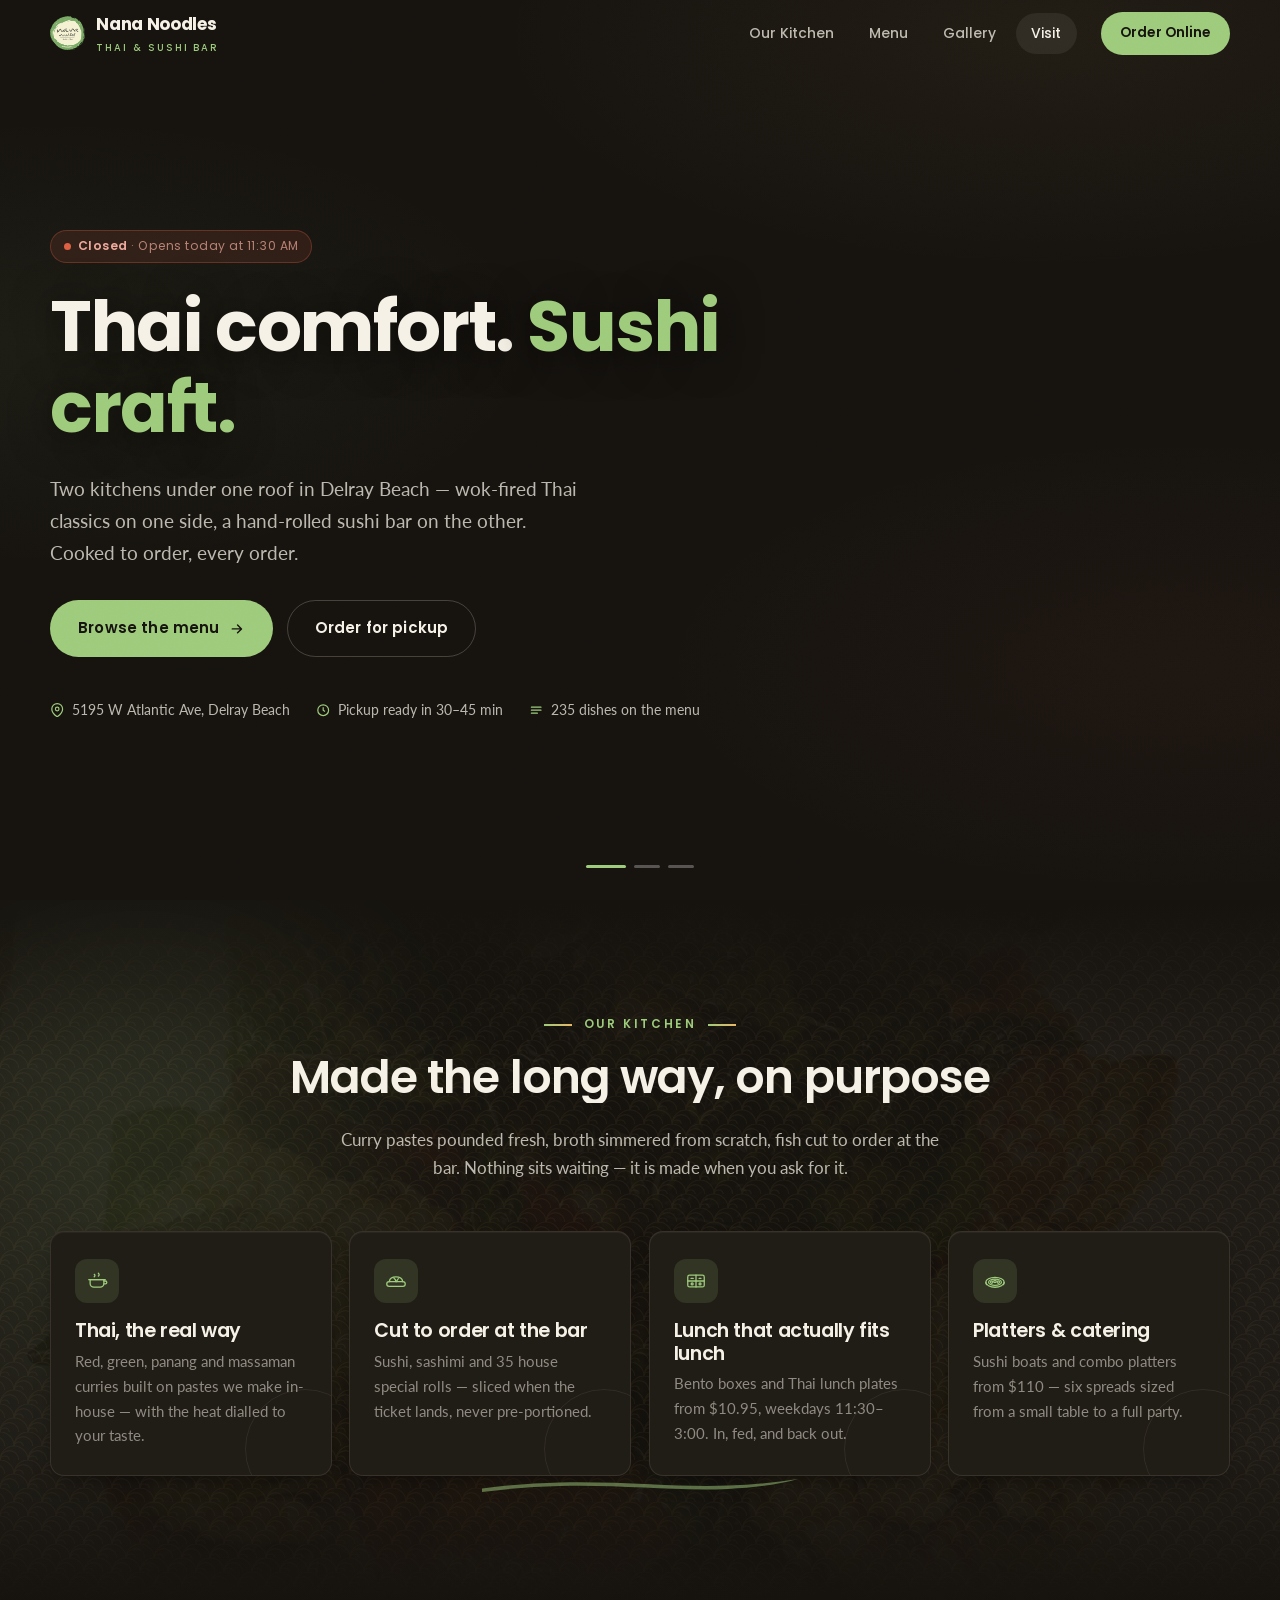
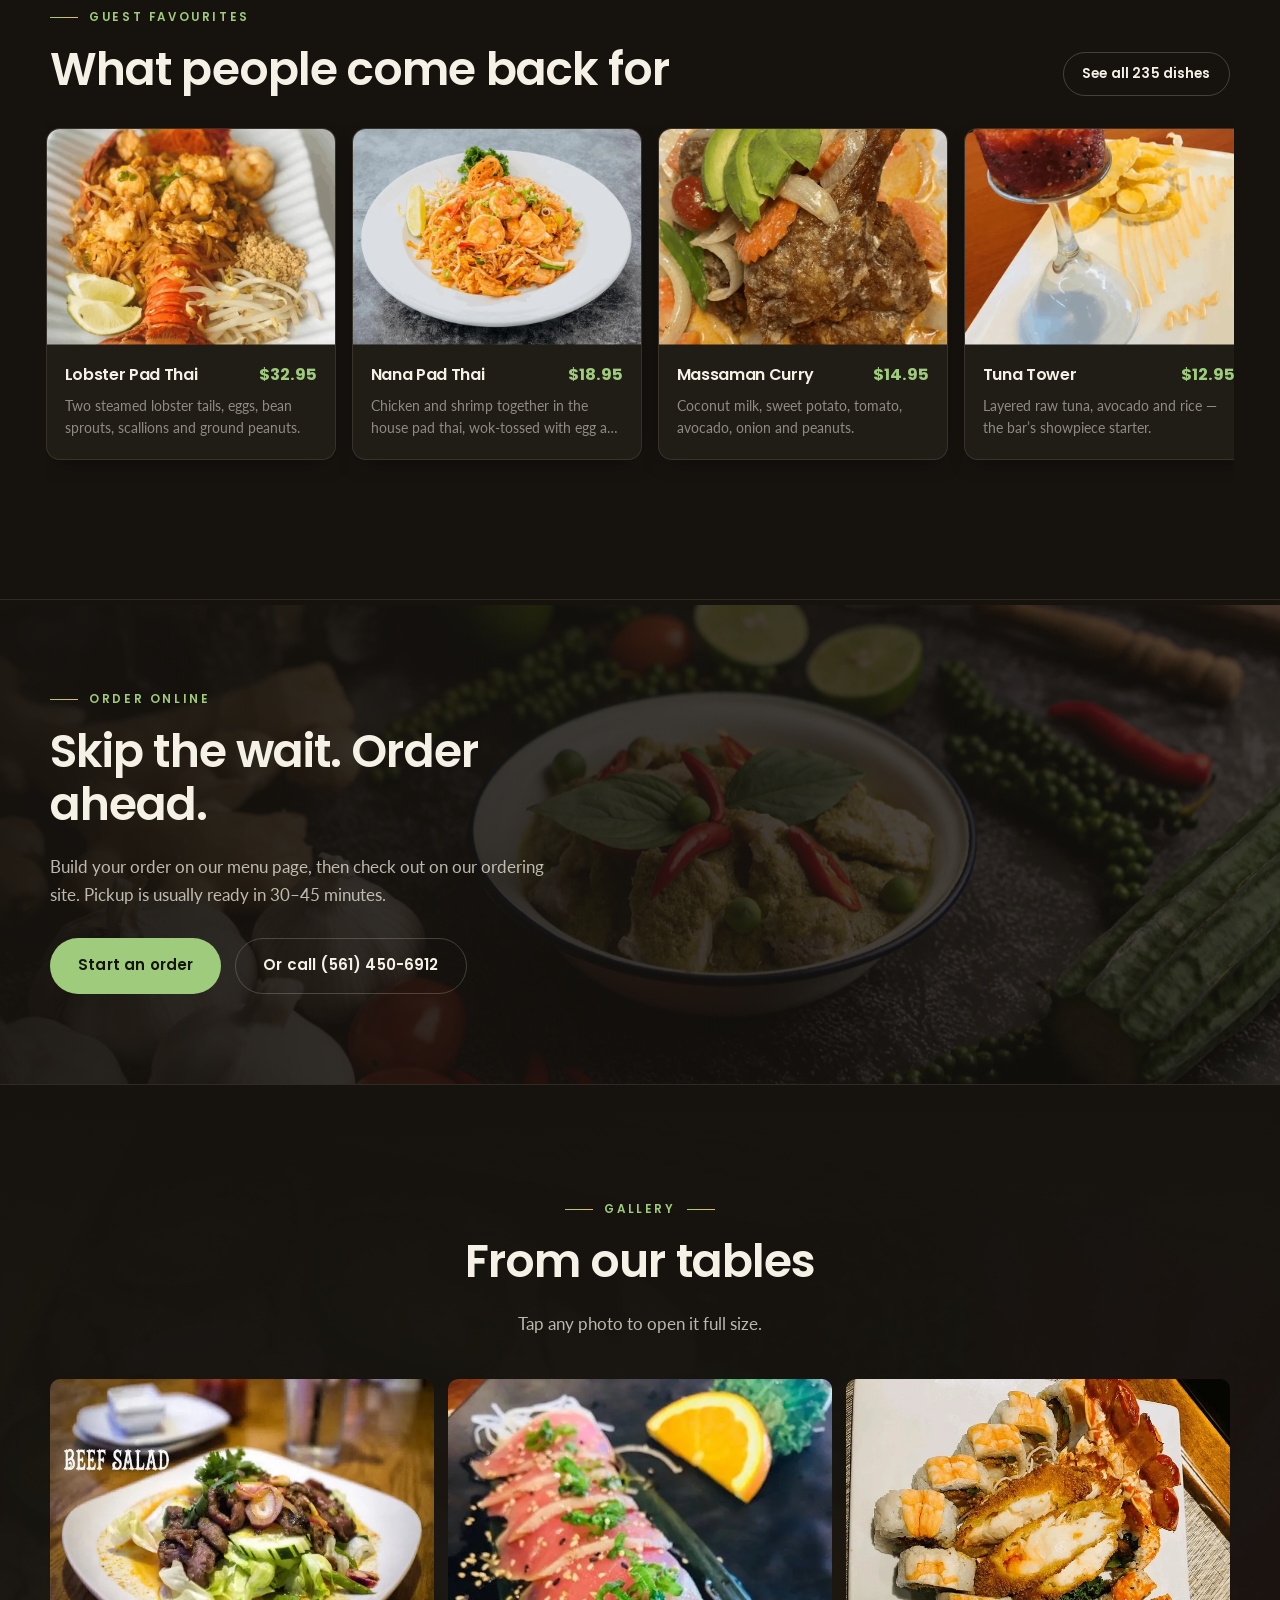
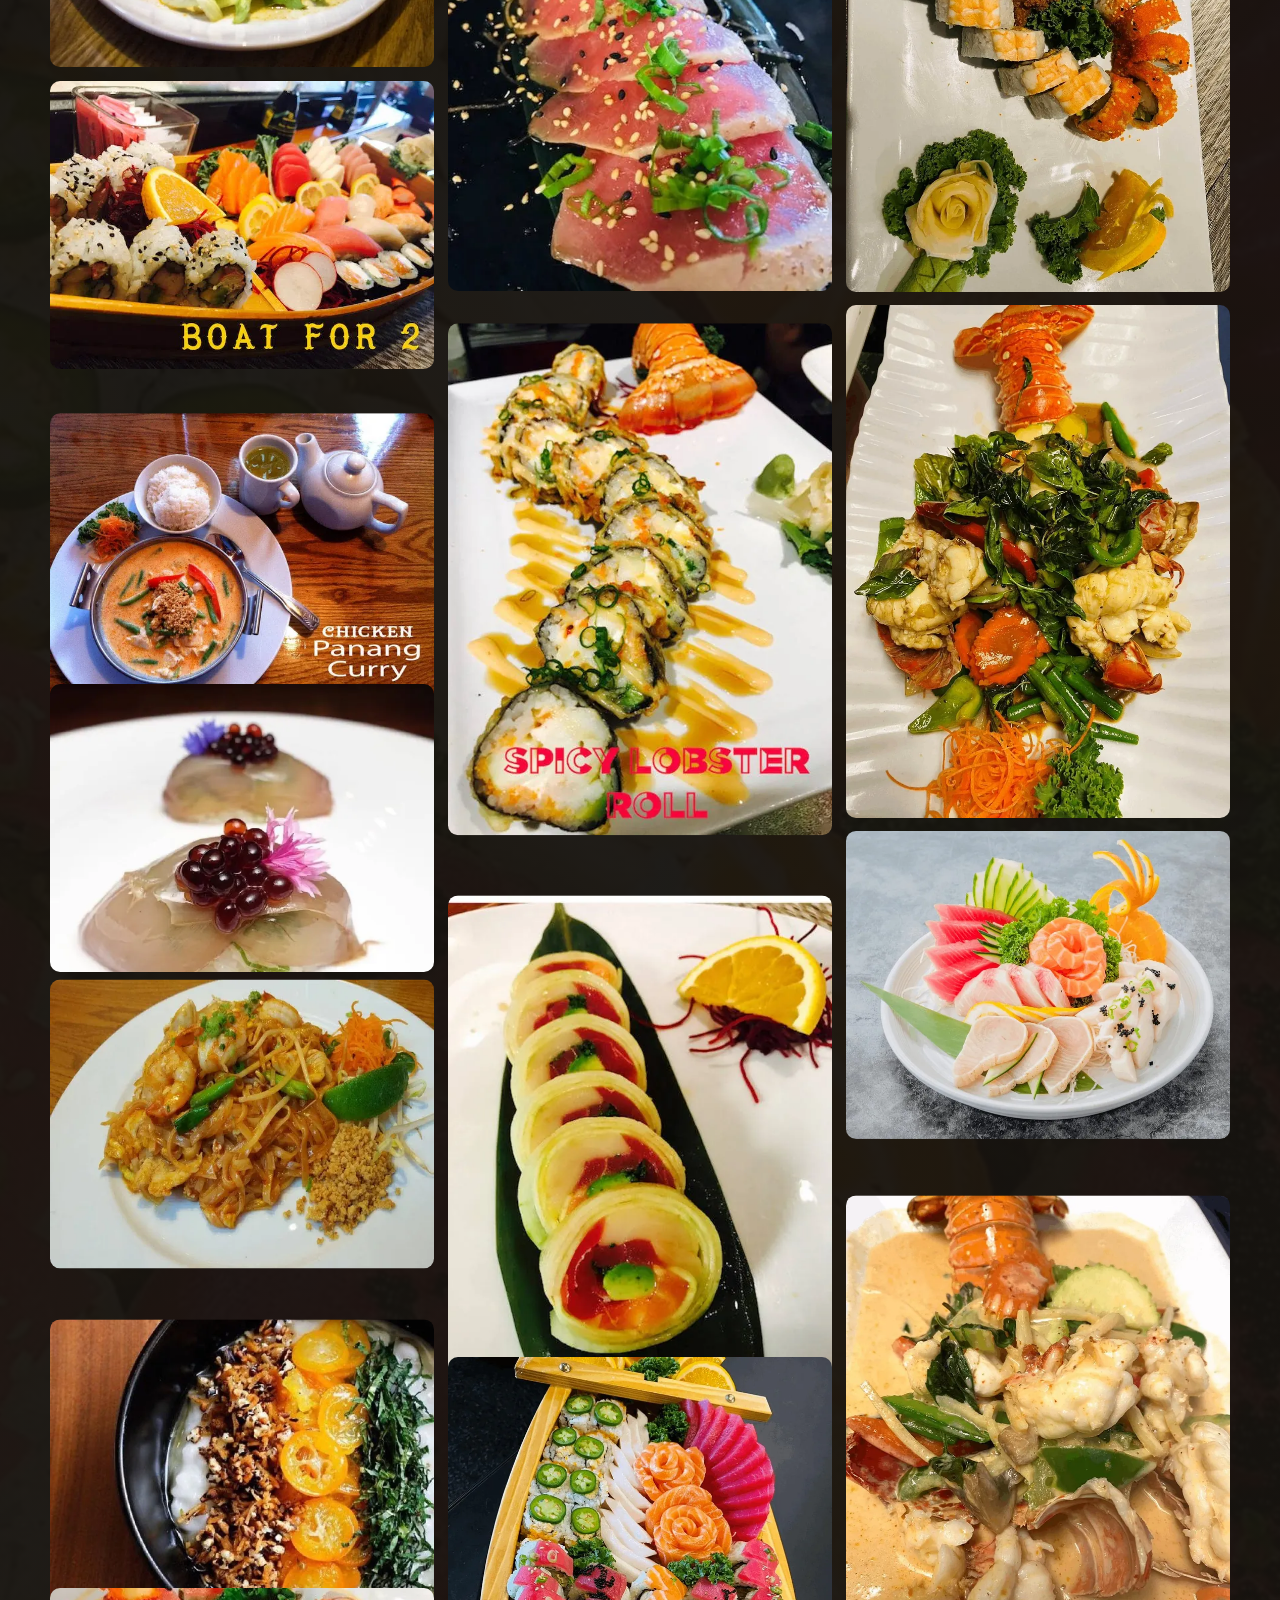
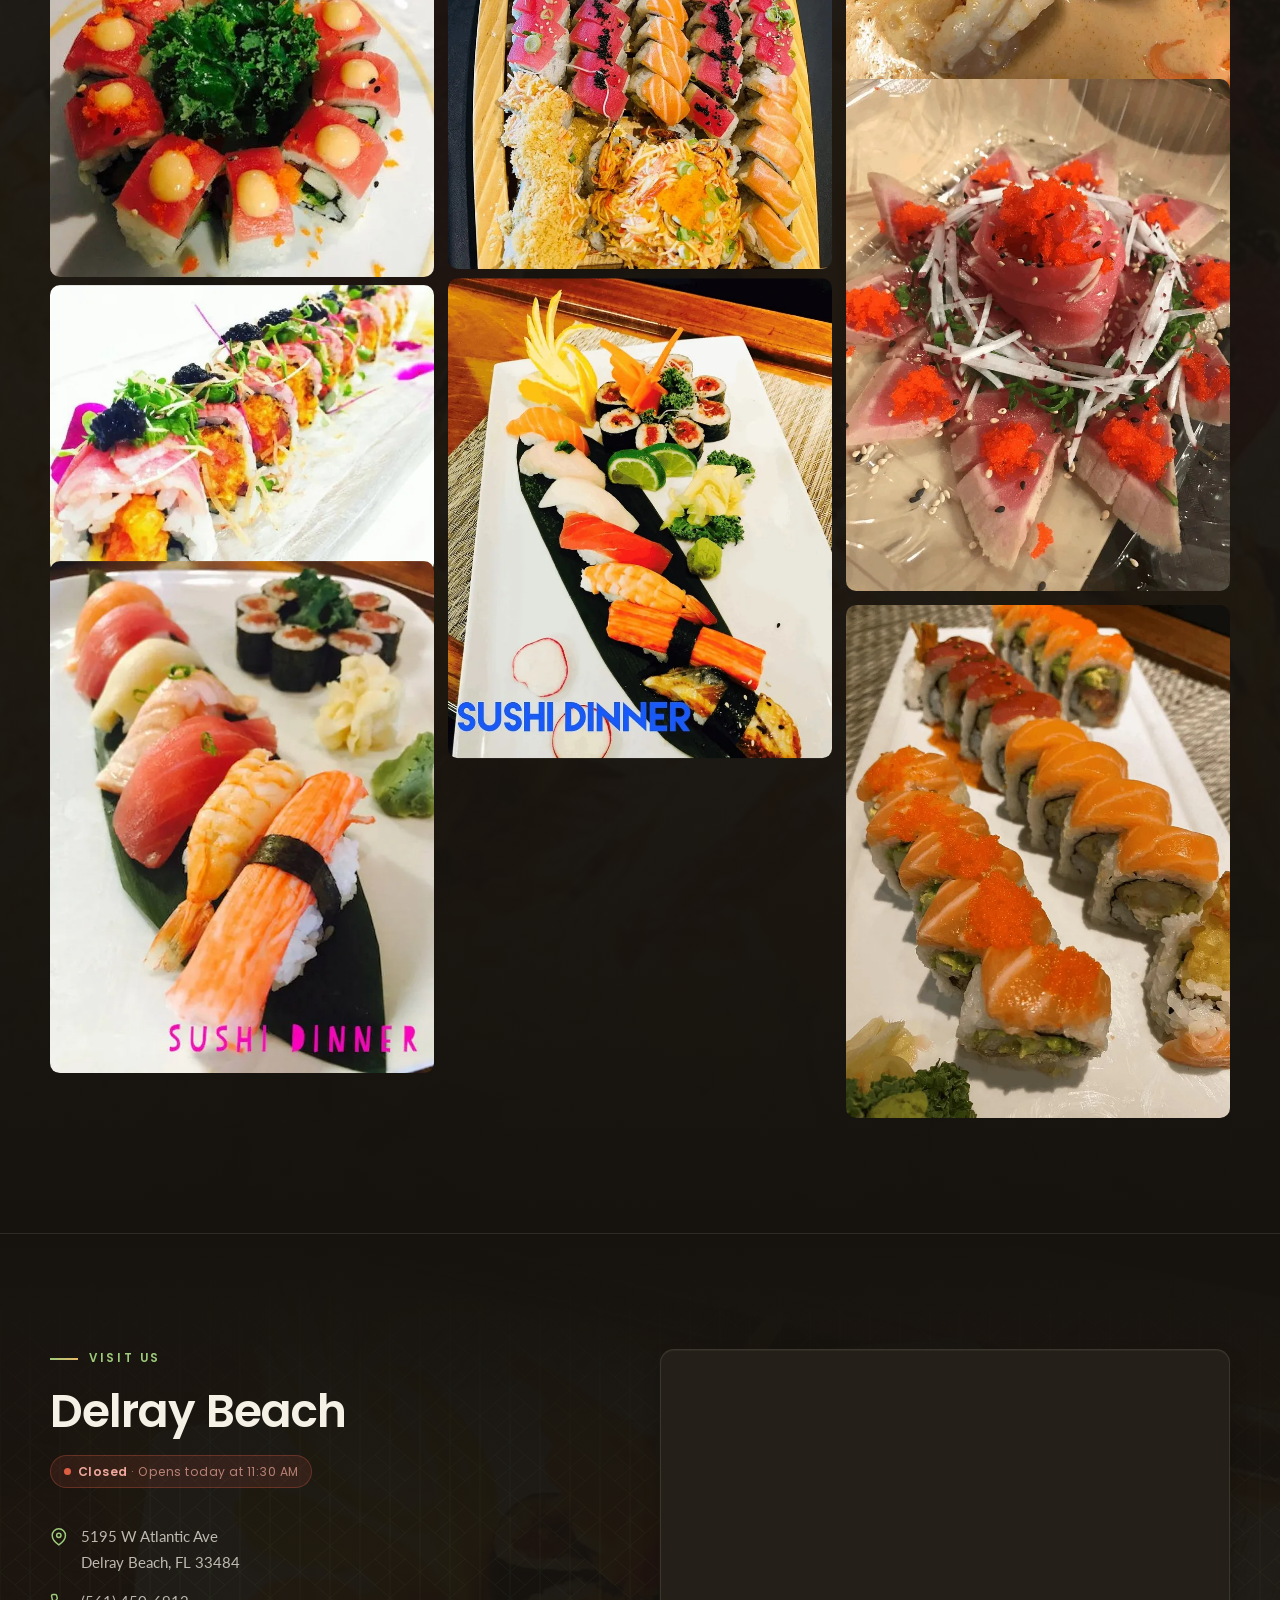
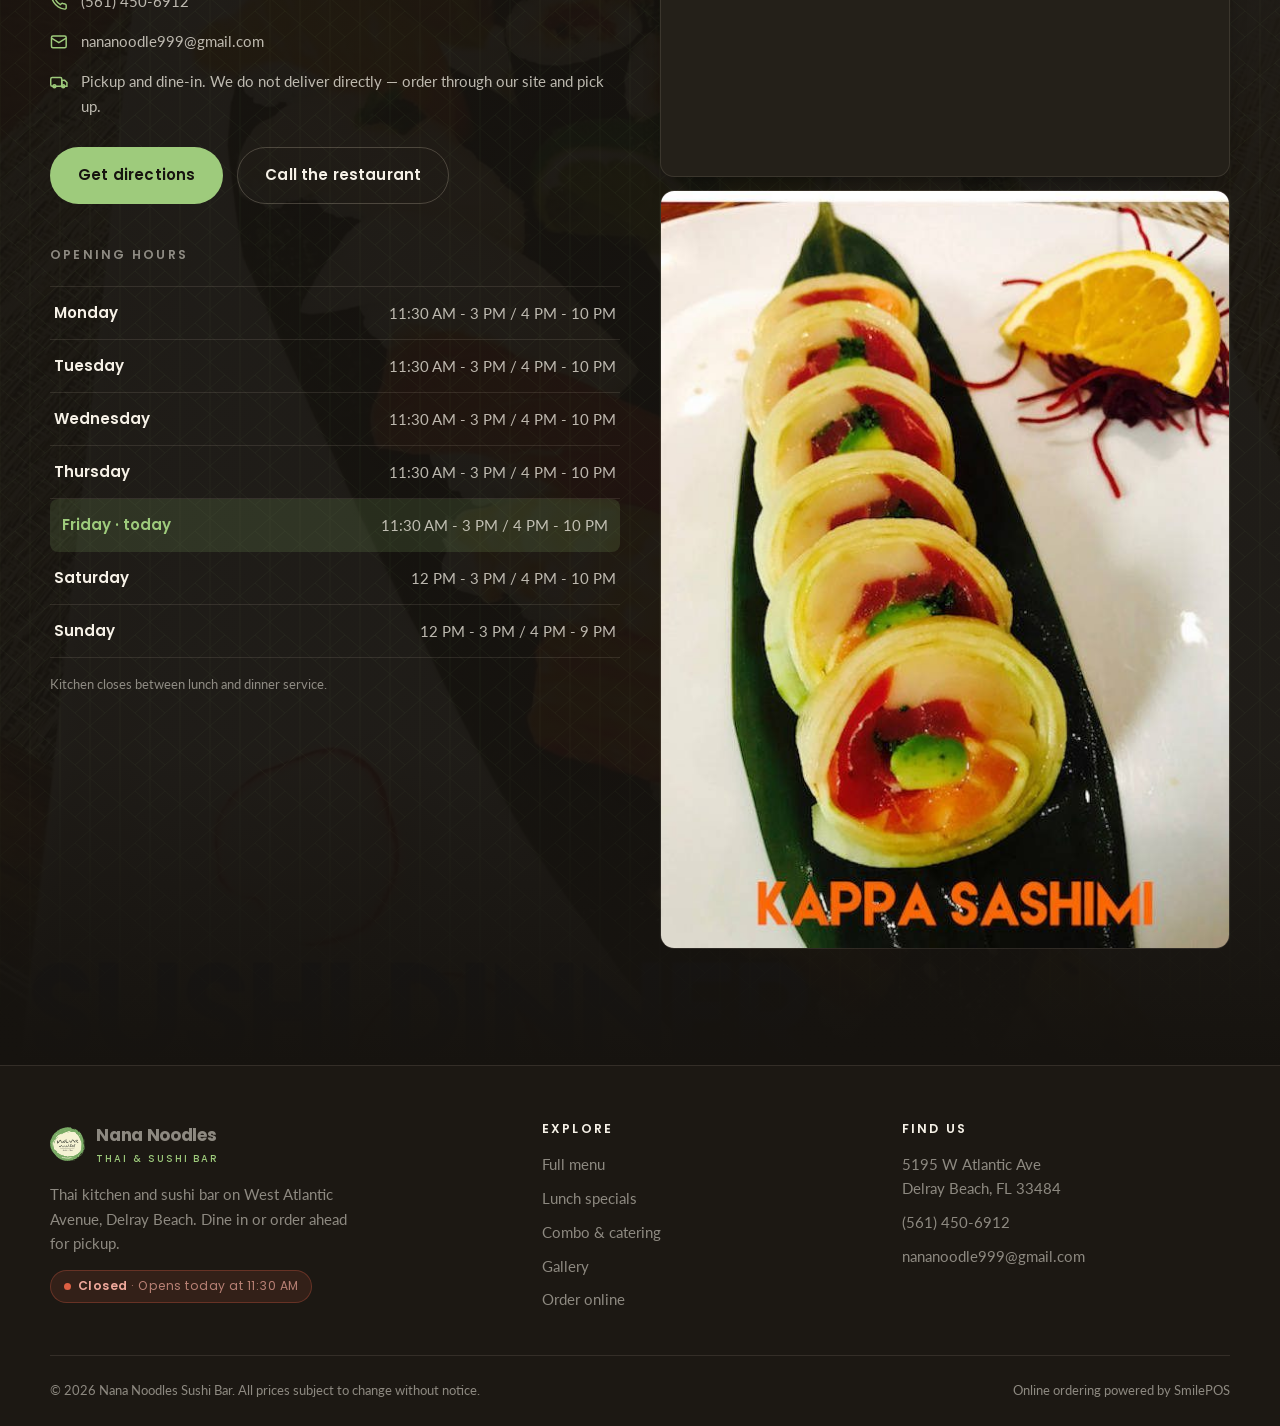
<file: index.html>
<!doctype html>
<html lang="en">
<head>
<meta charset="utf-8">
<meta name="viewport" content="width=device-width, initial-scale=1">
<title>Nana Noodles Sushi Bar | Thai Kitchen &amp; Sushi Bar in Delray Beach, FL</title>
<meta name="description" content="Thai classics and hand-rolled sushi in Delray Beach. Browse the full menu, check today's hours, and order online for pickup. 5195 W Atlantic Ave — (561) 450-6912.">
<link rel="canonical" href="https://www.nananoodlessushibar.com/">

<meta property="og:type" content="restaurant">
<meta property="og:title" content="Nana Noodles Sushi Bar — Thai &amp; Sushi, Delray Beach">
<meta property="og:description" content="Thai classics and hand-rolled sushi. Browse the full menu and order online for pickup.">
<meta property="og:image" content="assets/img/gallery/img-3.jpg">
<meta name="theme-color" content="#0c0d0b">

<link rel="icon" href="assets/img/brand/noodleworld.png">
<link rel="preconnect" href="https://fonts.googleapis.com">
<link rel="preconnect" href="https://fonts.gstatic.com" crossorigin>
<link href="https://fonts.googleapis.com/css2?family=Lato:wght@300;400;700&family=Poppins:wght@400;500;600;700&display=swap" rel="stylesheet">
<link rel="stylesheet" href="assets/css/style.css?v=11">

<script type="application/ld+json">
{
  "@context":"https://schema.org",
  "@type":"Restaurant",
  "name":"Nana Noodles Sushi Bar",
  "servesCuisine":["Thai","Japanese","Sushi"],
  "priceRange":"$$",
  "telephone":"+1-561-450-6912",
  "email":"nananoodle999@gmail.com",
  "url":"https://www.nananoodlessushibar.com/",
  "acceptsReservations":"False",
  "hasMenu":"https://www.nananoodlessushibar.com/menu.html",
  "address":{"@type":"PostalAddress","streetAddress":"5195 W Atlantic Ave","addressLocality":"Delray Beach","addressRegion":"FL","postalCode":"33484","addressCountry":"US"},
  "openingHoursSpecification":[
    {"@type":"OpeningHoursSpecification","dayOfWeek":["Monday","Tuesday","Wednesday","Thursday","Friday"],"opens":"11:30","closes":"15:00"},
    {"@type":"OpeningHoursSpecification","dayOfWeek":["Monday","Tuesday","Wednesday","Thursday","Friday"],"opens":"16:00","closes":"22:00"},
    {"@type":"OpeningHoursSpecification","dayOfWeek":"Saturday","opens":"12:00","closes":"15:00"},
    {"@type":"OpeningHoursSpecification","dayOfWeek":"Saturday","opens":"16:00","closes":"22:00"},
    {"@type":"OpeningHoursSpecification","dayOfWeek":"Sunday","opens":"12:00","closes":"15:00"},
    {"@type":"OpeningHoursSpecification","dayOfWeek":"Sunday","opens":"16:00","closes":"21:00"}
  ]
}
</script>
</head>
<body>
<svg xmlns="http://www.w3.org/2000/svg" style="display:none" aria-hidden="true">
<!-- ===========================================================================
     Nana Noodles — original line glyphs, one per menu category.
     Drawn on a 24x24 grid, stroke only, currentColor, so they inherit the
     page palette and stay crisp at any size. Used wherever a dish has no
     photograph, which is 204 of the 235 items.
     =========================================================================== -->

<symbol id="g-noodles" viewBox="0 0 24 24">
  <path d="M3.5 10.5h17c0 4.7-3.8 8.5-8.5 8.5s-8.5-3.8-8.5-8.5Z"/>
  <path d="M2 19.2h20"/>
  <path d="M7 10.5c0-2.6.9-4.6 2-5.6M11 10.5c0-3.2.5-5.4 1.3-6.4M15.2 10.5c.2-2.4.9-4.1 1.9-5"/>
  <path d="m16.6 4.4 4.4-1.6M17.4 6.3l4.4-1.6"/>
</symbol>

<symbol id="g-soup" viewBox="0 0 24 24">
  <path d="M3.5 11h17c0 4.4-3.8 8-8.5 8s-8.5-3.6-8.5-8Z"/>
  <path d="M1.8 19.4h20.4"/>
  <path d="M8.6 7.4c1.1-1 1.1-2 0-3M12 6.6c1.2-1.1 1.2-2.2 0-3.3M15.4 7.4c1.1-1 1.1-2 0-3"/>
</symbol>

<symbol id="g-salad" viewBox="0 0 24 24">
  <path d="M3 12.5h18c0 3.9-4 7-9 7s-9-3.1-9-7Z"/>
  <path d="M12 12.5c-.6-3.4-3-5.2-6.4-5.4 0 3.1 2.2 5 5 5.4"/>
  <path d="M12.6 12.5c.3-3.9 2.6-6.3 6.2-6.9.5 3.6-1.6 6.3-4.6 6.9"/>
  <path d="M12 12.5c0-2.4.5-4.3 1.4-5.8"/>
</symbol>

<symbol id="g-curry" viewBox="0 0 24 24">
  <path d="M4.5 10.5h15v4.2a4 4 0 0 1-4 4h-7a4 4 0 0 1-4-4Z"/>
  <path d="M3 10.5h18"/>
  <path d="M19.5 12h1.6a1.6 1.6 0 0 1 0 3.2h-1.6"/>
  <path d="M9 7.4c1-.9 1-1.8 0-2.7M13.5 6.6c1.1-1 1.1-2 0-3"/>
</symbol>

<symbol id="g-wok" viewBox="0 0 24 24">
  <path d="M2.5 10.8h15.2c0 4.1-3.4 7.4-7.6 7.4s-7.6-3.3-7.6-7.4Z"/>
  <path d="M17.7 11.6h2.6a1.6 1.6 0 0 0 1.4-2.4"/>
  <path d="M7.4 7.8c1.3-.9 1.5-2 .6-3.3.8.2 1.4.6 1.8 1.2"/>
  <path d="M12.4 7.4c1.5-1.2 1.7-2.6.6-4.2 1.6.6 2.5 1.7 2.7 3.3"/>
</symbol>

<symbol id="g-grill" viewBox="0 0 24 24">
  <path d="M12 3.2c2.6 2.4 3.9 4.5 3.9 6.4 0 1.5-.7 2.5-2 3 .3-1.6-.1-2.9-1.3-4-1.6 1.3-2.4 2.7-2.4 4.1 0 .8.2 1.5.6 2.1-1.7-.6-2.6-1.9-2.6-3.8 0-2.5 1.3-5.1 3.8-7.8Z"/>
  <path d="M4 17h16M6.5 20h11"/>
</symbol>

<symbol id="g-rice" viewBox="0 0 24 24">
  <path d="M4.5 12.5h15c0 3.7-3.4 6.7-7.5 6.7s-7.5-3-7.5-6.7Z"/>
  <path d="M3 12.5h18"/>
  <path d="M6.6 9.6c1.3-2.7 3.2-4.1 5.4-4.1s4.1 1.4 5.4 4.1"/>
  <path d="M10 8.6h.01M12.4 7.2h.01M14.4 9h.01"/>
</symbol>

<symbol id="g-drink" viewBox="0 0 24 24">
  <path d="M6.6 6h10.8l-1.2 12.2a1.6 1.6 0 0 1-1.6 1.4H9.4a1.6 1.6 0 0 1-1.6-1.4Z"/>
  <path d="M7 11.2h10"/>
  <path d="m14.6 6 2.6-3.4"/>
</symbol>

<symbol id="g-bento" viewBox="0 0 24 24">
  <rect x="3" y="5.5" width="18" height="13" rx="2"/>
  <path d="M12 5.5v13M3 12h18"/>
  <path d="M6.6 9.2h2.4M15.4 9.2h2"/>
  <circle cx="7.8" cy="15.2" r="1.1"/>
  <circle cx="16.4" cy="15.2" r="1.1"/>
</symbol>

<symbol id="g-nigiri" viewBox="0 0 24 24">
  <path d="M4.5 12.6h15a2.6 2.6 0 0 1 0 5.2h-15a2.6 2.6 0 0 1 0-5.2Z"/>
  <path d="M4.6 12.6c.6-3 3.6-5 7.4-5s6.8 2 7.4 5"/>
  <path d="M9.6 8.6c1.4 1.1 2.2 2.4 2.4 4M14.6 9.4c-1 .9-1.6 2-1.8 3.2"/>
</symbol>

<symbol id="g-sashimi" viewBox="0 0 24 24">
  <path d="M3.4 15.6 8.6 7a2 2 0 0 1 3.4 0l5.2 8.6a2 2 0 0 1-1.7 3H5.1a2 2 0 0 1-1.7-3Z"/>
  <path d="M7.4 15.4c1.2-2.2 2.3-3.6 3.4-4.2M11 15.4c1-1.8 1.9-3 2.7-3.6"/>
  <path d="M4.6 18.6h14.8"/>
</symbol>

<symbol id="g-maki" viewBox="0 0 24 24">
  <circle cx="12" cy="12" r="8.4"/>
  <circle cx="12" cy="12" r="5.2"/>
  <rect x="9.6" y="9.6" width="4.8" height="4.8" rx="1.2"/>
</symbol>

<symbol id="g-handroll" viewBox="0 0 24 24">
  <path d="M6.8 4.4h10.4L13.4 19a1.5 1.5 0 0 1-2.8 0Z"/>
  <path d="M6.8 4.4c1.6 1.3 3.4 2 5.2 2s3.6-.7 5.2-2"/>
  <path d="M9.6 8.4c1 .8 2.1 1.2 3.2 1.2M10.6 12.4c.8.6 1.6.9 2.4.9"/>
</symbol>

<symbol id="g-platter" viewBox="0 0 24 24">
  <ellipse cx="12" cy="13.4" rx="10" ry="5.4"/>
  <ellipse cx="12" cy="13.4" rx="7" ry="3.4"/>
  <circle cx="8.4" cy="13.2" r="1.3"/>
  <circle cx="12" cy="12.4" r="1.3"/>
  <circle cx="15.6" cy="13.2" r="1.3"/>
  <path d="M2 13.4c0 1 .3 1.8.8 2.6M22 13.4c0 1-.3 1.8-.8 2.6"/>
</symbol>

<symbol id="g-boat" viewBox="0 0 24 24">
  <path d="M2.4 13.6h19.2c-.9 3.6-3.4 5.4-7.4 5.4H9.8c-4 0-6.5-1.8-7.4-5.4Z"/>
  <path d="M12 13.6V4.2M12 4.2l6.4 3.2L12 9.6"/>
  <path d="M6.6 13.6c0-1.6.8-2.6 2.4-3M9.6 13.6c0-1.2.5-2 1.4-2.4"/>
</symbol>

<symbol id="g-dumpling" viewBox="0 0 24 24">
  <path d="M3.6 15.4c0-4.3 3.8-7.8 8.4-7.8s8.4 3.5 8.4 7.8Z"/>
  <path d="M2 15.4h20"/>
  <path d="M7.4 15.4c0-2.4.8-4.2 2.2-5.4M12 15.4V8.1M16.6 15.4c0-2.4-.8-4.2-2.2-5.4"/>
  <path d="M3.2 18.4h17.6"/>
</symbol>

<symbol id="g-leaf" viewBox="0 0 24 24">
  <path d="M20 4c0 8.3-4.3 13.4-10.8 13.4-2 0-3.6-.5-4.8-1.4C6 8.4 10.7 4 20 4Z"/>
  <path d="M17.4 6.6C12 9.2 8.2 13.4 6 19"/>
</symbol>

<symbol id="g-combo" viewBox="0 0 24 24">
  <rect x="2.6" y="6.6" width="18.8" height="11.6" rx="1.8"/>
  <path d="M9 6.6v11.6M15 6.6v11.6"/>
  <circle cx="5.8" cy="12.4" r="1.5"/>
  <path d="M10.5 13.8c0-1.5.7-2.6 1.5-2.6s1.5 1.1 1.5 2.6"/>
  <path d="M16.6 11.2h2.8M16.6 14h2.8"/>
</symbol>
</svg>
<a class="skip" href="#main">Skip to content</a>
<div class="progress" aria-hidden="true"></div>

<!-- ============================================================ header -->
<header class="nav">
  <div class="nav__in">
    <a class="brand" href="index.html">
      <img src="assets/img/brand/noodleworld.png" alt="">
      <span>Nana Noodles<small>Thai &amp; Sushi Bar</small></span>
    </a>

    <nav class="nav__links" aria-label="Main">
      <a href="#story">Our Kitchen</a>
      <a href="menu.html">Menu</a>
      <a href="#gallery">Gallery</a>
      <a href="#visit">Visit</a>
    </nav>

    <div class="nav__cta">
      <a class="btn btn--sm" href="https://nananoodlessushibarfl.smiledining.com/" target="_blank" rel="noopener">Order Online</a>
    </div>

    <button class="burger" type="button" aria-label="Menu" aria-expanded="false">
      <span></span><span></span><span></span>
    </button>
  </div>
</header>

<main id="main">

<!-- ============================================================== hero -->
<section class="hero" id="home">
  <div class="hero__bg px" data-px="0.18" aria-hidden="true">
    <figure class="is-on"><picture>
      <source srcset="assets/img/hero/h1.webp" type="image/webp">
      <img src="assets/img/hero/h1.jpg" alt="" fetchpriority="high"></picture></figure>
    <figure><picture>
      <source srcset="assets/img/hero/h2.webp" type="image/webp">
      <img src="assets/img/hero/h2.jpg" alt="" loading="lazy"></picture></figure>
    <figure><picture>
      <source srcset="assets/img/hero/h3.webp" type="image/webp">
      <img src="assets/img/hero/h3.jpg" alt="" loading="lazy"></picture></figure>
  </div>

  <div class="hero__in wrap">
    <p class="pill" data-status style="margin-bottom:1.5rem"><i class="dot"></i><span>Checking hours&hellip;</span></p>
    <h1>Thai comfort. <em>Sushi craft.</em></h1>
    <p class="hero__sub">
      Two kitchens under one roof in Delray Beach — wok-fired Thai classics on one side,
      a hand-rolled sushi bar on the other. Cooked to order, every order.
    </p>
    <div class="hero__actions">
      <a class="btn" href="menu.html">
        Browse the menu
        <svg viewBox="0 0 24 24" fill="none" stroke="currentColor" stroke-width="2.2" stroke-linecap="round" stroke-linejoin="round"><path d="M5 12h14M13 6l6 6-6 6"/></svg>
      </a>
      <a class="btn btn--ghost" href="https://nananoodlessushibarfl.smiledining.com/" target="_blank" rel="noopener">Order for pickup</a>
    </div>

    <div class="hero__meta">
      <span><svg viewBox="0 0 24 24" fill="none" stroke="currentColor" stroke-width="2"><path d="M21 10c0 7-9 13-9 13s-9-6-9-13a9 9 0 0 1 18 0z"/><circle cx="12" cy="10" r="3"/></svg>5195 W Atlantic Ave, Delray Beach</span>
      <span><svg viewBox="0 0 24 24" fill="none" stroke="currentColor" stroke-width="2"><circle cx="12" cy="12" r="9"/><path d="M12 7v5l3 2"/></svg>Pickup ready in 30&ndash;45 min</span>
      <span><svg viewBox="0 0 24 24" fill="none" stroke="currentColor" stroke-width="2" stroke-linecap="round"><path d="M4 7h16M4 12h16M4 17h10"/></svg>235 dishes on the menu</span>
    </div>
  </div>

  <div class="hero__dots">
    <button type="button" aria-label="Photo 1"></button>
    <button type="button" aria-label="Photo 2"></button>
    <button type="button" aria-label="Photo 3"></button>
  </div>
</section>

<!-- ============================================================= story -->
<section class="section has-glow bgshot bgshot--soft weave" id="story">
  <div class="bgshot__img" aria-hidden="true">
    <picture><source srcset="assets/img/food/thai-basil-lg.webp" type="image/webp"><img src="assets/img/food/thai-basil-lg.jpg" alt="" loading="lazy"></picture>
  </div>
  <div class="glow" style="width:640px;height:640px;top:-8%;left:-14%" aria-hidden="true"></div>
  <div class="wrap">
    <div class="center rv" style="margin-bottom:3rem">
      <p class="eyebrow">Our kitchen</p>
      <h2 data-split>Made the long way, on purpose</h2>
      <p class="lede">
        Curry pastes pounded fresh, broth simmered from scratch, fish cut to order at the bar.
        Nothing sits waiting — it is made when you ask for it.
      </p>
    </div>

    <div class="cards">
      <article class="card rv rv--zoom">
        <div class="card__ico"><svg class="glyph" viewBox="0 0 24 24"><use href="#g-curry"></use></svg></div>
        <h3>Thai, the real way</h3>
        <p>Red, green, panang and massaman curries built on pastes we make in-house — with the heat dialled to your taste.</p>
      </article>
      <article class="card rv rv--zoom">
        <div class="card__ico"><svg class="glyph" viewBox="0 0 24 24"><use href="#g-nigiri"></use></svg></div>
        <h3>Cut to order at the bar</h3>
        <p>Sushi, sashimi and 35 house special rolls — sliced when the ticket lands, never pre-portioned.</p>
      </article>
      <article class="card rv rv--zoom">
        <div class="card__ico"><svg class="glyph" viewBox="0 0 24 24"><use href="#g-bento"></use></svg></div>
        <h3>Lunch that actually fits lunch</h3>
        <p>Bento boxes and Thai lunch plates from $10.95, weekdays 11:30&ndash;3:00. In, fed, and back out.</p>
      </article>
      <article class="card rv rv--zoom">
        <div class="card__ico"><svg class="glyph" viewBox="0 0 24 24"><use href="#g-platter"></use></svg></div>
        <h3>Platters &amp; catering</h3>
        <p>Sushi boats and combo platters from $110 — six spreads sized from a small table to a full party.</p>
      </article>
    </div>
    <div class="brush" aria-hidden="true"><svg viewBox="0 0 320 16" preserveAspectRatio="none"><path d="M2 9.4c26-3.4 52-5.4 78-6 30-.7 60 .4 90 1.8 26 1.2 52 2.4 78 1.4 24-.9 48-3.2 70-6.6-20 5.6-44 8.8-70 9.9-28 1.2-56 0-84-1.3-28-1.3-56-2.4-84-1.6-26 .7-52 2.6-78 6.1Z"/></svg></div>
  </div>
</section>

<!-- =========================================================== signature -->
<section class="section" style="padding-top:0">
  <div class="wrap">
    <div class="rv" style="display:flex;flex-wrap:wrap;gap:1rem;align-items:flex-end;justify-content:space-between;margin-bottom:1.5rem">
      <div>
        <p class="eyebrow">Guest favourites</p>
        <h2 style="margin:0" data-split>What people come back for</h2>
      </div>
      <a class="btn btn--ghost btn--sm" href="menu.html">See all 235 dishes</a>
    </div>

    <div class="rail">
      <a class="dish iv" href="menu.html#cat-nana-entrees">
        <picture><source srcset="assets/img/food/lobster-pad-thai-md.webp" type="image/webp"><img src="assets/img/food/lobster-pad-thai-md.jpg" alt="Lobster Pad Thai" loading="lazy"></picture>
        <div class="dish__b"><div class="dish__t"><h3>Lobster Pad Thai</h3><span class="dish__p">$32.95</span></div>
        <p>Two steamed lobster tails, eggs, bean sprouts, scallions and ground peanuts.</p></div>
      </a>
      <a class="dish iv" href="menu.html#cat-nana-noodles-fried-rice">
        <picture><source srcset="assets/img/food/nana-pad-thai-md.webp" type="image/webp"><img src="assets/img/food/nana-pad-thai-md.jpg" alt="Nana Pad Thai" loading="lazy"></picture>
        <div class="dish__b"><div class="dish__t"><h3>Nana Pad Thai</h3><span class="dish__p">$18.95</span></div>
        <p>Chicken and shrimp together in the house pad thai, wok-tossed with egg and peanuts.</p></div>
      </a>
      <a class="dish iv" href="menu.html#cat-curries">
        <picture><source srcset="assets/img/food/massaman-curry-md.webp" type="image/webp"><img src="assets/img/food/massaman-curry-md.jpg" alt="Massaman Curry" loading="lazy"></picture>
        <div class="dish__b"><div class="dish__t"><h3>Massaman Curry</h3><span class="dish__p">$14.95</span></div>
        <p>Coconut milk, sweet potato, tomato, avocado, onion and peanuts.</p></div>
      </a>
      <a class="dish iv" href="menu.html#cat-japanese-appetizers">
        <picture><source srcset="assets/img/food/tuna-tower-md.webp" type="image/webp"><img src="assets/img/food/tuna-tower-md.jpg" alt="Tuna Tower" loading="lazy"></picture>
        <div class="dish__b"><div class="dish__t"><h3>Tuna Tower</h3><span class="dish__p">$12.95</span></div>
        <p>Layered raw tuna, avocado and rice — the bar&rsquo;s showpiece starter.</p></div>
      </a>
      <a class="dish iv" href="menu.html#cat-nana-entrees">
        <picture><source srcset="assets/img/food/crispy-grouper-md.webp" type="image/webp"><img src="assets/img/food/crispy-grouper-md.jpg" alt="Crispy Grouper" loading="lazy"></picture>
        <div class="dish__b"><div class="dish__t"><h3>Crispy Grouper</h3><span class="dish__p">$22.95</span></div>
        <p>Whole fillet fried crisp, sautéed mixed vegetables, chili sauce.</p></div>
      </a>
      <a class="dish iv" href="menu.html#cat-nanan-special-rolls">
        <picture><source srcset="assets/img/food/bangkok-roll-md.webp" type="image/webp"><img src="assets/img/food/bangkok-roll-md.jpg" alt="Bangkok Roll" loading="lazy"></picture>
        <div class="dish__b"><div class="dish__t"><h3>Bangkok Roll</h3><span class="dish__p">$16.95</span></div>
        <p>One of 35 house special rolls built at the sushi bar.</p></div>
      </a>
      <a class="dish iv" href="menu.html#cat-nana-boats">
        <picture><source srcset="assets/img/food/nana-boat-4-md.webp" type="image/webp"><img src="assets/img/food/nana-boat-4-md.jpg" alt="Nana Boat 4" loading="lazy"></picture>
        <div class="dish__b"><div class="dish__t"><h3>Nana Boat</h3><span class="dish__p">$92.95</span></div>
        <p>The full sushi boat &mdash; rolls, nigiri and sashimi built for a table.</p></div>
      </a>
      <a class="dish iv" href="menu.html#cat-japanese-appetizers">
        <picture><source srcset="assets/img/food/tuna-tataki-md.webp" type="image/webp"><img src="assets/img/food/tuna-tataki-md.jpg" alt="Tuna Tataki" loading="lazy"></picture>
        <div class="dish__b"><div class="dish__t"><h3>Tuna Tataki</h3><span class="dish__p">$12.95</span></div>
        <p>Seared rare, sliced thin, finished with ponzu at the bar.</p></div>
      </a>
      <a class="dish iv" href="menu.html#cat-stir-fried">
        <picture><source srcset="assets/img/food/thai-basil-md.webp" type="image/webp"><img src="assets/img/food/thai-basil-md.jpg" alt="Thai Basil" loading="lazy"></picture>
        <div class="dish__b"><div class="dish__t"><h3>Thai Basil</h3><span class="dish__p">$13.95</span></div>
        <p>Basil sauce, bell peppers, green beans and snow peas &mdash; heat to your level.</p></div>
      </a>
      <a class="dish iv" href="menu.html#cat-nanan-special-rolls">
        <picture><source srcset="assets/img/food/lobster-bomb-roll-md.webp" type="image/webp"><img src="assets/img/food/lobster-bomb-roll-md.jpg" alt="Lobster Bomb Roll" loading="lazy"></picture>
        <div class="dish__b"><div class="dish__t"><h3>Lobster Bomb Roll</h3><span class="dish__p">$24.95</span></div>
        <p>One of thirty-five house rolls the sushi bar builds to order.</p></div>
      </a>
    </div>
  </div>
</section>

<!-- ============================================================= band -->
<section class="band weave">
  <div class="band__bg px" data-px="0.22" aria-hidden="true">
    <picture><source srcset="assets/img/hero/h2.webp" type="image/webp"><img src="assets/img/hero/h2.jpg" alt=""></picture>
  </div>
  <div class="band__in wrap">
    <div style="max-width:52ch">
      <p class="eyebrow">Order online</p>
      <h2 data-split>Skip the wait. Order ahead.</h2>
      <p class="lede" style="margin-bottom:1.75rem">
        Build your order on our menu page, then check out on our ordering site.
        Pickup is usually ready in 30&ndash;45 minutes.
      </p>
      <div class="hero__actions">
        <a class="btn" href="menu.html">Start an order</a>
        <a class="btn btn--ghost" href="tel:+15614506912">Or call (561) 450-6912</a>
      </div>
    </div>
  </div>
</section>

<!-- =========================================================== gallery -->
<section class="section bgshot bgshot--soft" id="gallery">
  <div class="bgshot__img" aria-hidden="true">
    <picture><source srcset="assets/img/food/nana-boat-4-lg.webp" type="image/webp"><img src="assets/img/food/nana-boat-4-lg.jpg" alt="" loading="lazy"></picture>
  </div>
  <div class="wrap">
    <div class="center rv" style="margin-bottom:2.5rem">
      <p class="eyebrow">Gallery</p>
      <h2 data-split>From our tables</h2>
      <p class="lede">Tap any photo to open it full size.</p>
    </div>
    <div class="gal rv">
      <button type="button" data-full="assets/img/gallery/img-1.jpg"><picture><source srcset="assets/img/gallery/img-1-thumb.webp" type="image/webp"><img src="assets/img/gallery/img-1-thumb.jpg" alt="Assorted sushi rolls plated at Nana Noodles" loading="lazy"></picture></button>
      <button type="button" data-full="assets/img/gallery/img-2.jpg"><picture><source srcset="assets/img/gallery/img-2-thumb.webp" type="image/webp"><img src="assets/img/gallery/img-2-thumb.jpg" alt="Thai curry served with jasmine rice" loading="lazy"></picture></button>
      <button type="button" data-full="assets/img/gallery/img-3.jpg"><picture><source srcset="assets/img/gallery/img-3-thumb.webp" type="image/webp"><img src="assets/img/gallery/img-3-thumb.jpg" alt="Sushi platter close-up" loading="lazy"></picture></button>
      <button type="button" data-full="assets/img/gallery/img-4.jpg"><picture><source srcset="assets/img/gallery/img-4-thumb.webp" type="image/webp"><img src="assets/img/gallery/img-4-thumb.jpg" alt="Sashimi selection" loading="lazy"></picture></button>
      <button type="button" data-full="assets/img/gallery/img-5.jpg"><picture><source srcset="assets/img/gallery/img-5-thumb.webp" type="image/webp"><img src="assets/img/gallery/img-5-thumb.jpg" alt="Wok-fired noodles" loading="lazy"></picture></button>
      <button type="button" data-full="assets/img/gallery/img-6.jpg"><picture><source srcset="assets/img/gallery/img-6-thumb.webp" type="image/webp"><img src="assets/img/gallery/img-6-thumb.jpg" alt="House special roll" loading="lazy"></picture></button>
      <button type="button" data-full="assets/img/gallery/img-7.jpg"><picture><source srcset="assets/img/gallery/img-7-thumb.webp" type="image/webp"><img src="assets/img/gallery/img-7-thumb.jpg" alt="Appetizer plate" loading="lazy"></picture></button>
      <button type="button" data-full="assets/img/gallery/img-8.jpg"><picture><source srcset="assets/img/gallery/img-8-thumb.webp" type="image/webp"><img src="assets/img/gallery/img-8-thumb.jpg" alt="Grilled entree with vegetables" loading="lazy"></picture></button>
      <button type="button" data-full="assets/img/gallery/img-9.jpg"><picture><source srcset="assets/img/gallery/img-9-thumb.webp" type="image/webp"><img src="assets/img/gallery/img-9-thumb.jpg" alt="Sushi boat" loading="lazy"></picture></button>
      <button type="button" data-full="assets/img/gallery/img-10.jpg"><picture><source srcset="assets/img/gallery/img-10-thumb.webp" type="image/webp"><img src="assets/img/gallery/img-10-thumb.jpg" alt="Thai soup" loading="lazy"></picture></button>
      <button type="button" data-full="assets/img/gallery/img-11.jpg"><picture><source srcset="assets/img/gallery/img-11-thumb.webp" type="image/webp"><img src="assets/img/gallery/img-11-thumb.jpg" alt="Fresh salad" loading="lazy"></picture></button>
      <button type="button" data-full="assets/img/gallery/img-12.jpg"><picture><source srcset="assets/img/gallery/img-12-thumb.webp" type="image/webp"><img src="assets/img/gallery/img-12-thumb.jpg" alt="Dining room at Nana Noodles Sushi Bar" loading="lazy"></picture></button>

      <button type="button" data-full="assets/img/food/nana-boat-4-lg.jpg"><picture><source srcset="assets/img/food/nana-boat-4-md.webp" type="image/webp"><img src="assets/img/food/nana-boat-4-md.jpg" alt="Nana Boat sushi platter" loading="lazy"></picture></button>
      <button type="button" data-full="assets/img/food/sushi-dinner-lg.jpg"><picture><source srcset="assets/img/food/sushi-dinner-md.webp" type="image/webp"><img src="assets/img/food/sushi-dinner-md.jpg" alt="Sushi dinner selection" loading="lazy"></picture></button>
      <button type="button" data-full="assets/img/food/lobster-bomb-roll-lg.jpg"><picture><source srcset="assets/img/food/lobster-bomb-roll-md.webp" type="image/webp"><img src="assets/img/food/lobster-bomb-roll-md.jpg" alt="Lobster Bomb roll" loading="lazy"></picture></button>
      <button type="button" data-full="assets/img/food/thai-basil-lg.jpg"><picture><source srcset="assets/img/food/thai-basil-md.webp" type="image/webp"><img src="assets/img/food/thai-basil-md.jpg" alt="Thai basil stir-fry" loading="lazy"></picture></button>
      <button type="button" data-full="assets/img/food/sashimi-dinner-lg.jpg"><picture><source srcset="assets/img/food/sashimi-dinner-md.webp" type="image/webp"><img src="assets/img/food/sashimi-dinner-md.jpg" alt="Sashimi dinner" loading="lazy"></picture></button>
      <button type="button" data-full="assets/img/food/red-curry-lg.jpg"><picture><source srcset="assets/img/food/red-curry-md.webp" type="image/webp"><img src="assets/img/food/red-curry-md.jpg" alt="Red curry with jasmine rice" loading="lazy"></picture></button>
      <button type="button" data-full="assets/img/food/tuna-tataki-lg.jpg"><picture><source srcset="assets/img/food/tuna-tataki-md.webp" type="image/webp"><img src="assets/img/food/tuna-tataki-md.jpg" alt="Tuna tataki" loading="lazy"></picture></button>
      <button type="button" data-full="assets/img/food/dream-roll-lg.jpg"><picture><source srcset="assets/img/food/dream-roll-md.webp" type="image/webp"><img src="assets/img/food/dream-roll-md.jpg" alt="Dream roll" loading="lazy"></picture></button>
    </div>
  </div>
</section>

<!-- ============================================================= visit -->
<section class="section bgshot bgshot--soft weave lattice" id="visit" style="border-top:1px solid var(--line)">
  <div class="bgshot__img" aria-hidden="true">
    <picture><source srcset="assets/img/food/sushi-dinner-lg.webp" type="image/webp"><img src="assets/img/food/sushi-dinner-lg.jpg" alt="" loading="lazy"></picture>
  </div>
  <div class="wrap visit">
    <div class="rv rv--left">
      <p class="eyebrow">Visit us</p>
      <h2 style="margin-bottom:.4em">Delray Beach</h2>
      <p class="pill" data-status><i class="dot"></i><span>Checking hours&hellip;</span></p>

      <div class="info">
        <a href="https://maps.google.com/?q=5195+W+Atlantic+Ave,+Delray+Beach,+FL+33484" target="_blank" rel="noopener">
          <svg viewBox="0 0 24 24" fill="none" stroke="currentColor" stroke-width="2"><path d="M21 10c0 7-9 13-9 13s-9-6-9-13a9 9 0 0 1 18 0z"/><circle cx="12" cy="10" r="3"/></svg>
          <span>5195 W Atlantic Ave<br>Delray Beach, FL 33484</span>
        </a>
        <a href="tel:+15614506912">
          <svg viewBox="0 0 24 24" fill="none" stroke="currentColor" stroke-width="2" stroke-linecap="round"><path d="M22 16.9v3a2 2 0 0 1-2.2 2 19.8 19.8 0 0 1-8.6-3.1 19.5 19.5 0 0 1-6-6A19.8 19.8 0 0 1 2.1 4.2 2 2 0 0 1 4.1 2h3a2 2 0 0 1 2 1.7c.1 1 .4 1.9.7 2.8a2 2 0 0 1-.5 2.1L8.1 9.9a16 16 0 0 0 6 6l1.3-1.3a2 2 0 0 1 2.1-.4c.9.3 1.8.6 2.8.7a2 2 0 0 1 1.7 2z"/></svg>
          <span>(561) 450-6912</span>
        </a>
        <a href="mailto:nananoodle999@gmail.com">
          <svg viewBox="0 0 24 24" fill="none" stroke="currentColor" stroke-width="2"><rect x="2" y="4" width="20" height="16" rx="2"/><path d="m2 7 10 6 10-6"/></svg>
          <span>nananoodle999@gmail.com</span>
        </a>
        <div>
          <svg viewBox="0 0 24 24" fill="none" stroke="currentColor" stroke-width="2"><rect x="1" y="6" width="15" height="12" rx="2"/><path d="M16 10h4l3 3v5h-7z"/><circle cx="6" cy="18" r="2"/><circle cx="18" cy="18" r="2"/></svg>
          <span>Pickup and dine-in. We do not deliver directly — order through our site and pick up.</span>
        </div>
      </div>

      <div class="hero__actions">
        <a class="btn" href="https://maps.google.com/?q=5195+W+Atlantic+Ave,+Delray+Beach,+FL+33484" target="_blank" rel="noopener">Get directions</a>
        <a class="btn btn--ghost" href="tel:+15614506912">Call the restaurant</a>
      </div>

      <h3 style="margin:2.75rem 0 0;font-size:.78rem;letter-spacing:.18em;text-transform:uppercase;color:var(--ink-3)">Opening hours</h3>
      <ul class="hours" data-hours></ul>
      <p style="font-size:.82rem;color:var(--ink-3);margin-top:1rem">Kitchen closes between lunch and dinner service.</p>
    </div>

    <div class="rv rv--right">
      <div class="map">
        <iframe title="Map to Nana Noodles Sushi Bar" loading="lazy" referrerpolicy="no-referrer-when-downgrade"
          src="https://www.google.com/maps?q=5195%20W%20Atlantic%20Ave,%20Delray%20Beach,%20FL%2033484&output=embed"></iframe>
      </div>
      <img class="iv" src="assets/img/gallery/img-12-thumb.jpg" alt="Inside Nana Noodles Sushi Bar" style="margin-top:.85rem;border-radius:var(--radius);border:1px solid var(--line)" loading="lazy">
    </div>
  </div>
</section>

</main>

<!-- ============================================================ footer -->
<footer class="foot">
  <div class="wrap">
    <div class="foot__grid">
      <div>
        <a class="brand" href="index.html" style="margin-bottom:1rem">
          <img src="assets/img/brand/noodleworld.png" alt="">
          <span>Nana Noodles<small>Thai &amp; Sushi Bar</small></span>
        </a>
        <p style="max-width:34ch">Thai kitchen and sushi bar on West Atlantic Avenue, Delray Beach. Dine in or order ahead for pickup.</p>
        <p class="pill" data-status><i class="dot"></i><span>&nbsp;</span></p>
      </div>
      <div>
        <h4>Explore</h4>
        <ul>
          <li><a href="menu.html">Full menu</a></li>
          <li><a href="menu.html#cat-thai-lunch">Lunch specials</a></li>
          <li><a href="menu.html#cat-combo-platter">Combo &amp; catering</a></li>
          <li><a href="#gallery">Gallery</a></li>
          <li><a href="https://nananoodlessushibarfl.smiledining.com/" target="_blank" rel="noopener">Order online</a></li>
        </ul>
      </div>
      <div>
        <h4>Find us</h4>
        <ul>
          <li><a href="https://maps.google.com/?q=5195+W+Atlantic+Ave,+Delray+Beach,+FL+33484" target="_blank" rel="noopener">5195 W Atlantic Ave<br>Delray Beach, FL 33484</a></li>
          <li><a href="tel:+15614506912">(561) 450-6912</a></li>
          <li><a href="mailto:nananoodle999@gmail.com">nananoodle999@gmail.com</a></li>
        </ul>
      </div>
    </div>
    <div class="foot__bar">
      <span>&copy; <span data-year>2026</span> Nana Noodles Sushi Bar. All prices subject to change without notice.</span>
      <span>Online ordering powered by SmilePOS</span>
    </div>
  </div>
</footer>

<!-- ======================================================== mobile bar -->
<nav class="actionbar" aria-label="Quick actions">
  <a href="tel:+15614506912">
    <svg viewBox="0 0 24 24" fill="none" stroke="currentColor" stroke-width="2" stroke-linecap="round"><path d="M22 16.9v3a2 2 0 0 1-2.2 2 19.8 19.8 0 0 1-8.6-3.1 19.5 19.5 0 0 1-6-6A19.8 19.8 0 0 1 2.1 4.2 2 2 0 0 1 4.1 2h3a2 2 0 0 1 2 1.7c.1 1 .4 1.9.7 2.8a2 2 0 0 1-.5 2.1L8.1 9.9a16 16 0 0 0 6 6l1.3-1.3a2 2 0 0 1 2.1-.4c.9.3 1.8.6 2.8.7a2 2 0 0 1 1.7 2z"/></svg>
    Call
  </a>
  <a href="https://maps.google.com/?q=5195+W+Atlantic+Ave,+Delray+Beach,+FL+33484" target="_blank" rel="noopener">
    <svg viewBox="0 0 24 24" fill="none" stroke="currentColor" stroke-width="2"><path d="M21 10c0 7-9 13-9 13s-9-6-9-13a9 9 0 0 1 18 0z"/><circle cx="12" cy="10" r="3"/></svg>
    Directions
  </a>
  <a class="is-primary" href="menu.html">
    <svg viewBox="0 0 24 24" fill="none" stroke="currentColor" stroke-width="2" stroke-linecap="round"><path d="M4 7h16M4 12h16M4 17h10"/></svg>
    Menu &amp; Order
  </a>
</nav>

<!-- ========================================================= lightbox -->
<div class="lb" role="dialog" aria-modal="true" aria-label="Photo viewer">
  <button class="lb__x" type="button" aria-label="Close">&times;</button>
  <button class="lb__nav lb__nav--prev" type="button" aria-label="Previous photo">&#8249;</button>
  <img alt="">
  <button class="lb__nav lb__nav--next" type="button" aria-label="Next photo">&#8250;</button>
  <span class="lb__count"></span>
</div>

<script src="assets/js/site.js?v=11"></script>
</body>
</html>
</file>
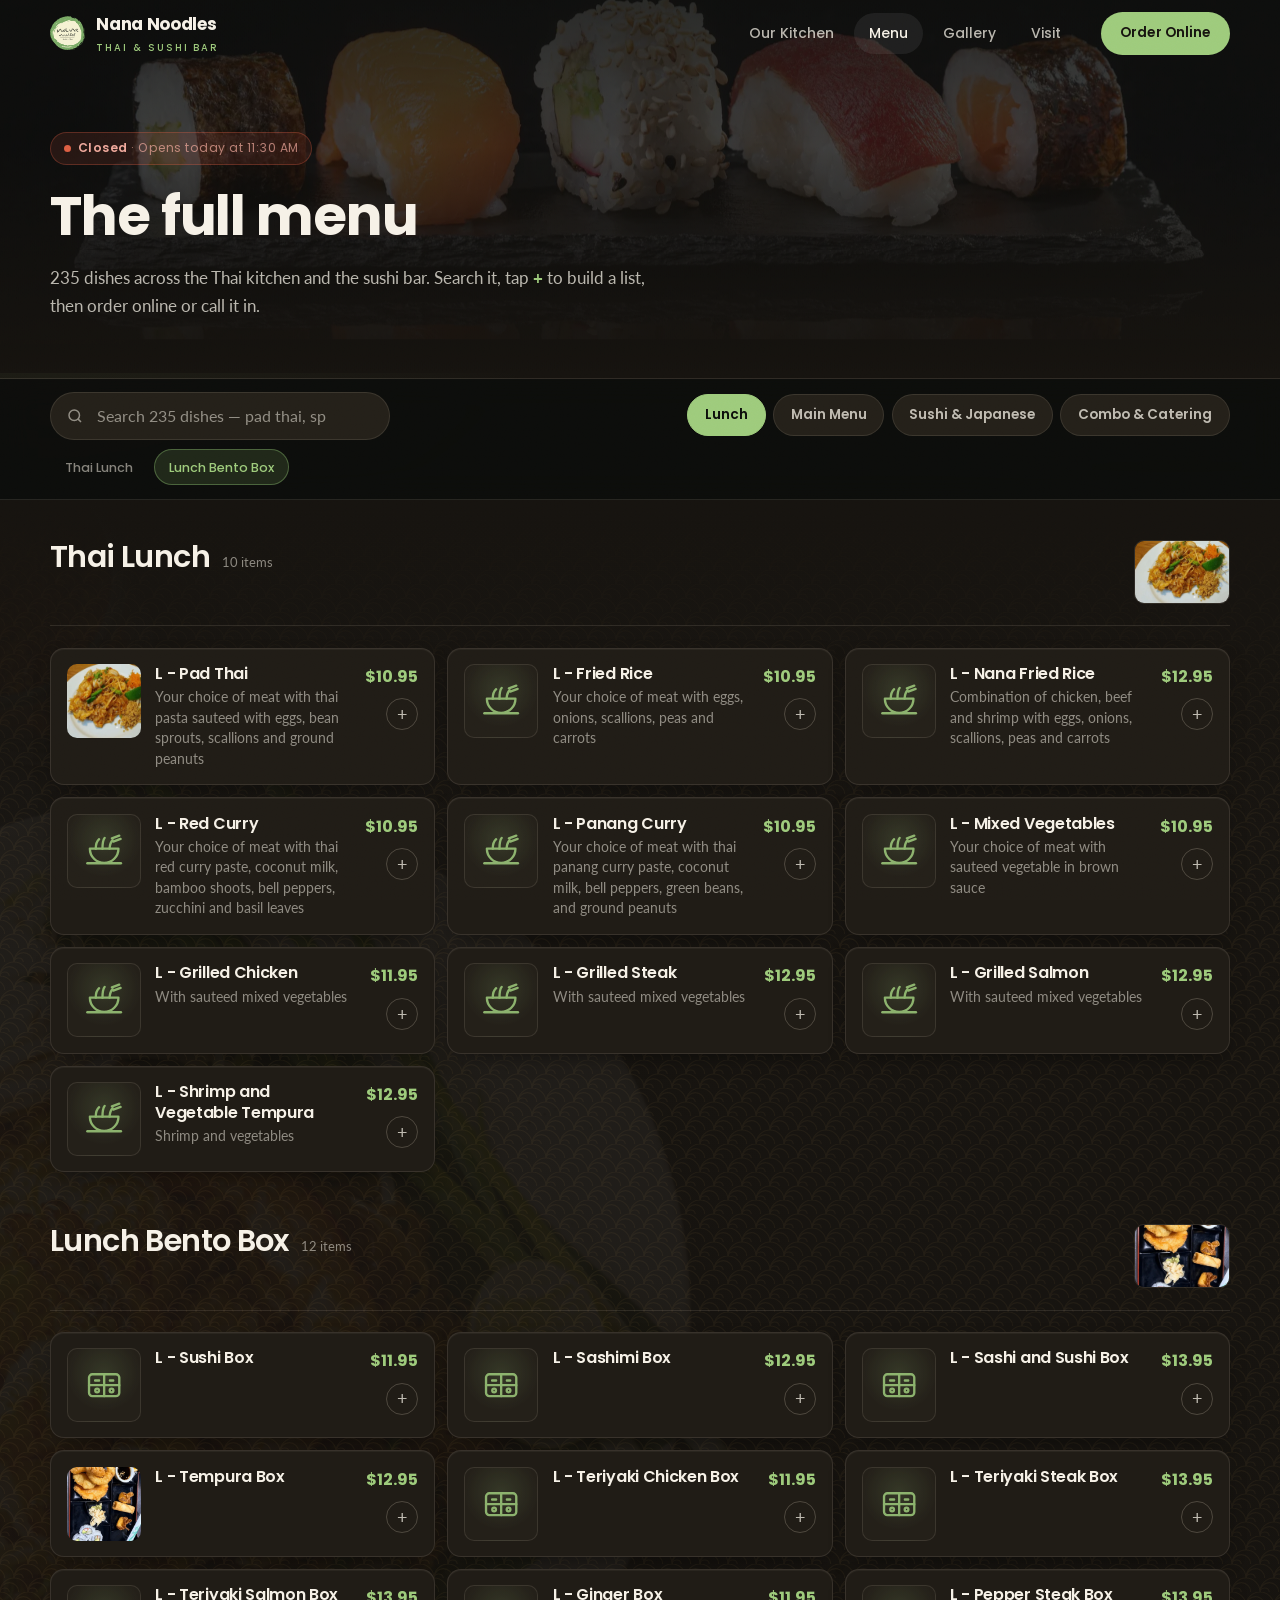
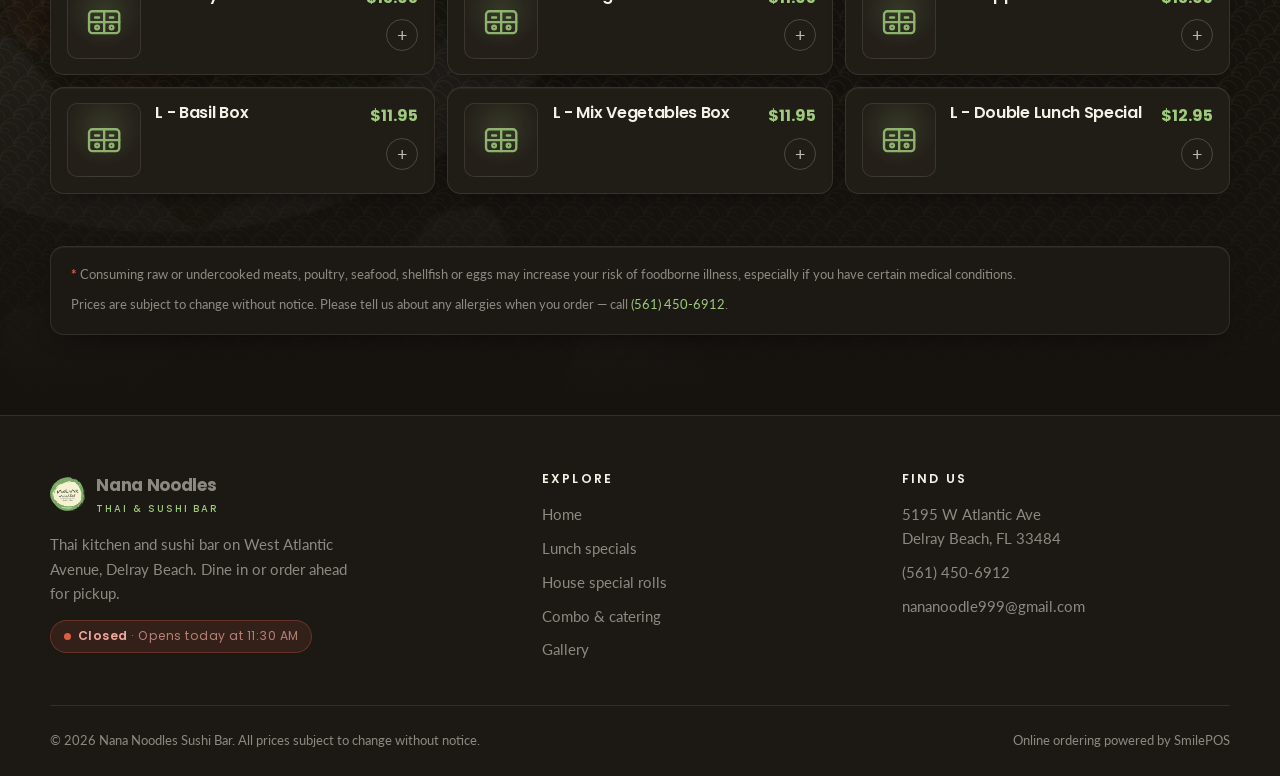
<file: menu.html>
<!doctype html>
<html lang="en">
<head>
<meta charset="utf-8">
<meta name="viewport" content="width=device-width, initial-scale=1">
<title>Menu | Nana Noodles Sushi Bar — Delray Beach, FL</title>
<meta name="description" content="The full Nana Noodles Sushi Bar menu: Thai lunch, bento boxes, curries, noodles, grilled entrees, sushi, sashimi, 35 house special rolls, platters and catering. Search it, build a list, order for pickup.">
<link rel="canonical" href="https://www.nananoodlessushibar.com/menu.html">
<meta name="theme-color" content="#0c0d0b">
<meta property="og:title" content="Menu — Nana Noodles Sushi Bar">
<meta property="og:description" content="235 dishes: Thai classics, sushi, sashimi and house rolls. Search the menu and order for pickup.">
<meta property="og:image" content="assets/img/gallery/img-3.jpg">

<link rel="icon" href="assets/img/brand/noodleworld.png">
<link rel="preconnect" href="https://fonts.googleapis.com">
<link rel="preconnect" href="https://fonts.gstatic.com" crossorigin>
<link href="https://fonts.googleapis.com/css2?family=Lato:wght@300;400;700&family=Poppins:wght@400;500;600;700&display=swap" rel="stylesheet">
<link rel="stylesheet" href="assets/css/style.css?v=11">
<link rel="stylesheet" href="assets/css/menu.css?v=11">
</head>
<body>
<svg xmlns="http://www.w3.org/2000/svg" style="display:none" aria-hidden="true">
<!-- ===========================================================================
     Nana Noodles — original line glyphs, one per menu category.
     Drawn on a 24x24 grid, stroke only, currentColor, so they inherit the
     page palette and stay crisp at any size. Used wherever a dish has no
     photograph, which is 204 of the 235 items.
     =========================================================================== -->

<symbol id="g-noodles" viewBox="0 0 24 24">
  <path d="M3.5 10.5h17c0 4.7-3.8 8.5-8.5 8.5s-8.5-3.8-8.5-8.5Z"/>
  <path d="M2 19.2h20"/>
  <path d="M7 10.5c0-2.6.9-4.6 2-5.6M11 10.5c0-3.2.5-5.4 1.3-6.4M15.2 10.5c.2-2.4.9-4.1 1.9-5"/>
  <path d="m16.6 4.4 4.4-1.6M17.4 6.3l4.4-1.6"/>
</symbol>

<symbol id="g-soup" viewBox="0 0 24 24">
  <path d="M3.5 11h17c0 4.4-3.8 8-8.5 8s-8.5-3.6-8.5-8Z"/>
  <path d="M1.8 19.4h20.4"/>
  <path d="M8.6 7.4c1.1-1 1.1-2 0-3M12 6.6c1.2-1.1 1.2-2.2 0-3.3M15.4 7.4c1.1-1 1.1-2 0-3"/>
</symbol>

<symbol id="g-salad" viewBox="0 0 24 24">
  <path d="M3 12.5h18c0 3.9-4 7-9 7s-9-3.1-9-7Z"/>
  <path d="M12 12.5c-.6-3.4-3-5.2-6.4-5.4 0 3.1 2.2 5 5 5.4"/>
  <path d="M12.6 12.5c.3-3.9 2.6-6.3 6.2-6.9.5 3.6-1.6 6.3-4.6 6.9"/>
  <path d="M12 12.5c0-2.4.5-4.3 1.4-5.8"/>
</symbol>

<symbol id="g-curry" viewBox="0 0 24 24">
  <path d="M4.5 10.5h15v4.2a4 4 0 0 1-4 4h-7a4 4 0 0 1-4-4Z"/>
  <path d="M3 10.5h18"/>
  <path d="M19.5 12h1.6a1.6 1.6 0 0 1 0 3.2h-1.6"/>
  <path d="M9 7.4c1-.9 1-1.8 0-2.7M13.5 6.6c1.1-1 1.1-2 0-3"/>
</symbol>

<symbol id="g-wok" viewBox="0 0 24 24">
  <path d="M2.5 10.8h15.2c0 4.1-3.4 7.4-7.6 7.4s-7.6-3.3-7.6-7.4Z"/>
  <path d="M17.7 11.6h2.6a1.6 1.6 0 0 0 1.4-2.4"/>
  <path d="M7.4 7.8c1.3-.9 1.5-2 .6-3.3.8.2 1.4.6 1.8 1.2"/>
  <path d="M12.4 7.4c1.5-1.2 1.7-2.6.6-4.2 1.6.6 2.5 1.7 2.7 3.3"/>
</symbol>

<symbol id="g-grill" viewBox="0 0 24 24">
  <path d="M12 3.2c2.6 2.4 3.9 4.5 3.9 6.4 0 1.5-.7 2.5-2 3 .3-1.6-.1-2.9-1.3-4-1.6 1.3-2.4 2.7-2.4 4.1 0 .8.2 1.5.6 2.1-1.7-.6-2.6-1.9-2.6-3.8 0-2.5 1.3-5.1 3.8-7.8Z"/>
  <path d="M4 17h16M6.5 20h11"/>
</symbol>

<symbol id="g-rice" viewBox="0 0 24 24">
  <path d="M4.5 12.5h15c0 3.7-3.4 6.7-7.5 6.7s-7.5-3-7.5-6.7Z"/>
  <path d="M3 12.5h18"/>
  <path d="M6.6 9.6c1.3-2.7 3.2-4.1 5.4-4.1s4.1 1.4 5.4 4.1"/>
  <path d="M10 8.6h.01M12.4 7.2h.01M14.4 9h.01"/>
</symbol>

<symbol id="g-drink" viewBox="0 0 24 24">
  <path d="M6.6 6h10.8l-1.2 12.2a1.6 1.6 0 0 1-1.6 1.4H9.4a1.6 1.6 0 0 1-1.6-1.4Z"/>
  <path d="M7 11.2h10"/>
  <path d="m14.6 6 2.6-3.4"/>
</symbol>

<symbol id="g-bento" viewBox="0 0 24 24">
  <rect x="3" y="5.5" width="18" height="13" rx="2"/>
  <path d="M12 5.5v13M3 12h18"/>
  <path d="M6.6 9.2h2.4M15.4 9.2h2"/>
  <circle cx="7.8" cy="15.2" r="1.1"/>
  <circle cx="16.4" cy="15.2" r="1.1"/>
</symbol>

<symbol id="g-nigiri" viewBox="0 0 24 24">
  <path d="M4.5 12.6h15a2.6 2.6 0 0 1 0 5.2h-15a2.6 2.6 0 0 1 0-5.2Z"/>
  <path d="M4.6 12.6c.6-3 3.6-5 7.4-5s6.8 2 7.4 5"/>
  <path d="M9.6 8.6c1.4 1.1 2.2 2.4 2.4 4M14.6 9.4c-1 .9-1.6 2-1.8 3.2"/>
</symbol>

<symbol id="g-sashimi" viewBox="0 0 24 24">
  <path d="M3.4 15.6 8.6 7a2 2 0 0 1 3.4 0l5.2 8.6a2 2 0 0 1-1.7 3H5.1a2 2 0 0 1-1.7-3Z"/>
  <path d="M7.4 15.4c1.2-2.2 2.3-3.6 3.4-4.2M11 15.4c1-1.8 1.9-3 2.7-3.6"/>
  <path d="M4.6 18.6h14.8"/>
</symbol>

<symbol id="g-maki" viewBox="0 0 24 24">
  <circle cx="12" cy="12" r="8.4"/>
  <circle cx="12" cy="12" r="5.2"/>
  <rect x="9.6" y="9.6" width="4.8" height="4.8" rx="1.2"/>
</symbol>

<symbol id="g-handroll" viewBox="0 0 24 24">
  <path d="M6.8 4.4h10.4L13.4 19a1.5 1.5 0 0 1-2.8 0Z"/>
  <path d="M6.8 4.4c1.6 1.3 3.4 2 5.2 2s3.6-.7 5.2-2"/>
  <path d="M9.6 8.4c1 .8 2.1 1.2 3.2 1.2M10.6 12.4c.8.6 1.6.9 2.4.9"/>
</symbol>

<symbol id="g-platter" viewBox="0 0 24 24">
  <ellipse cx="12" cy="13.4" rx="10" ry="5.4"/>
  <ellipse cx="12" cy="13.4" rx="7" ry="3.4"/>
  <circle cx="8.4" cy="13.2" r="1.3"/>
  <circle cx="12" cy="12.4" r="1.3"/>
  <circle cx="15.6" cy="13.2" r="1.3"/>
  <path d="M2 13.4c0 1 .3 1.8.8 2.6M22 13.4c0 1-.3 1.8-.8 2.6"/>
</symbol>

<symbol id="g-boat" viewBox="0 0 24 24">
  <path d="M2.4 13.6h19.2c-.9 3.6-3.4 5.4-7.4 5.4H9.8c-4 0-6.5-1.8-7.4-5.4Z"/>
  <path d="M12 13.6V4.2M12 4.2l6.4 3.2L12 9.6"/>
  <path d="M6.6 13.6c0-1.6.8-2.6 2.4-3M9.6 13.6c0-1.2.5-2 1.4-2.4"/>
</symbol>

<symbol id="g-dumpling" viewBox="0 0 24 24">
  <path d="M3.6 15.4c0-4.3 3.8-7.8 8.4-7.8s8.4 3.5 8.4 7.8Z"/>
  <path d="M2 15.4h20"/>
  <path d="M7.4 15.4c0-2.4.8-4.2 2.2-5.4M12 15.4V8.1M16.6 15.4c0-2.4-.8-4.2-2.2-5.4"/>
  <path d="M3.2 18.4h17.6"/>
</symbol>

<symbol id="g-leaf" viewBox="0 0 24 24">
  <path d="M20 4c0 8.3-4.3 13.4-10.8 13.4-2 0-3.6-.5-4.8-1.4C6 8.4 10.7 4 20 4Z"/>
  <path d="M17.4 6.6C12 9.2 8.2 13.4 6 19"/>
</symbol>

<symbol id="g-combo" viewBox="0 0 24 24">
  <rect x="2.6" y="6.6" width="18.8" height="11.6" rx="1.8"/>
  <path d="M9 6.6v11.6M15 6.6v11.6"/>
  <circle cx="5.8" cy="12.4" r="1.5"/>
  <path d="M10.5 13.8c0-1.5.7-2.6 1.5-2.6s1.5 1.1 1.5 2.6"/>
  <path d="M16.6 11.2h2.8M16.6 14h2.8"/>
</symbol>
</svg>
<a class="skip" href="#menu">Skip to the menu</a>
<div class="progress" aria-hidden="true"></div>

<!-- ============================================================ header -->
<header class="nav is-stuck">
  <div class="nav__in">
    <a class="brand" href="index.html">
      <img src="assets/img/brand/noodleworld.png" alt="">
      <span>Nana Noodles<small>Thai &amp; Sushi Bar</small></span>
    </a>

    <nav class="nav__links" aria-label="Main">
      <a href="index.html#story">Our Kitchen</a>
      <a href="menu.html" class="is-active">Menu</a>
      <a href="index.html#gallery">Gallery</a>
      <a href="index.html#visit">Visit</a>
    </nav>

    <div class="nav__cta">
      <a class="btn btn--sm" data-order href="https://nananoodlessushibarfl.smiledining.com/" target="_blank" rel="noopener">Order Online</a>
    </div>

    <button class="burger" type="button" aria-label="Menu" aria-expanded="false">
      <span></span><span></span><span></span>
    </button>
  </div>
</header>

<!-- ============================================================== hero -->
<section class="menu-hero weave lattice">
  <div class="menu-hero__bg px" data-px="0.16" aria-hidden="true">
    <picture><source srcset="assets/img/hero/h3.webp" type="image/webp"><img src="assets/img/hero/h3.jpg" alt=""></picture>
  </div>
  <div class="menu-hero__in wrap">
    <p class="pill" data-status style="margin-bottom:1.25rem"><i class="dot"></i><span>Checking hours&hellip;</span></p>
    <h1 data-split>The full menu</h1>
    <p class="lede">
      235 dishes across the Thai kitchen and the sushi bar. Search it, tap
      <b style="color:var(--green)">+</b> to build a list, then order online or call it in.
    </p>
  </div>
</section>

<!-- ====================================================== control bar -->
<div class="mbar">
  <div class="mbar__in">
    <div class="search">
      <svg viewBox="0 0 24 24" fill="none" stroke="currentColor" stroke-width="2"><circle cx="11" cy="11" r="7"/><path d="m20 20-3.5-3.5"/></svg>
      <label class="sr" for="q">Search the menu</label>
      <input id="q" type="search" data-search autocomplete="off"
             placeholder="Search 235 dishes — pad thai, spicy, lobster, gluten…">
      <button class="search__clear" type="button" data-clear aria-label="Clear search">&times;</button>
    </div>
    <div class="tabs" role="tablist" aria-label="Menu sections" data-tabs></div>
    <div class="chips" data-rail aria-label="Jump to category"></div>
  </div>
</div>

<!-- ============================================================= menu -->
<main class="menu-body bgshot bgshot--soft weave" id="menu">
  <div class="bgshot__img" aria-hidden="true">
    <picture><source srcset="assets/img/hero/h1.webp" type="image/webp"><img src="assets/img/hero/h1.jpg" alt=""></picture>
  </div>
  <div class="wrap">
    <div data-menu>
      <div class="empty"><strong>Loading the menu&hellip;</strong>One moment.</div>
    </div>

    <div class="disclaimer">
      <p style="margin:0 0 .5rem"><strong>*</strong> Consuming raw or undercooked meats, poultry, seafood, shellfish or eggs
      may increase your risk of foodborne illness, especially if you have certain medical conditions.</p>
      <p style="margin:0">Prices are subject to change without notice. Please tell us about any allergies when you order —
      call <a href="tel:+15614506912" style="color:var(--green)">(561) 450-6912</a>.</p>
    </div>
  </div>
</main>

<!-- ============================================================ footer -->
<footer class="foot">
  <div class="wrap">
    <div class="foot__grid">
      <div>
        <a class="brand" href="index.html" style="margin-bottom:1rem">
          <img src="assets/img/brand/noodleworld.png" alt="">
          <span>Nana Noodles<small>Thai &amp; Sushi Bar</small></span>
        </a>
        <p style="max-width:34ch">Thai kitchen and sushi bar on West Atlantic Avenue, Delray Beach. Dine in or order ahead for pickup.</p>
        <p class="pill" data-status><i class="dot"></i><span>&nbsp;</span></p>
      </div>
      <div>
        <h4>Explore</h4>
        <ul>
          <li><a href="index.html">Home</a></li>
          <li><a href="#cat-thai-lunch">Lunch specials</a></li>
          <li><a href="#cat-nanan-special-rolls">House special rolls</a></li>
          <li><a href="#cat-combo-platter">Combo &amp; catering</a></li>
          <li><a href="index.html#gallery">Gallery</a></li>
        </ul>
      </div>
      <div>
        <h4>Find us</h4>
        <ul>
          <li><a href="https://maps.google.com/?q=5195+W+Atlantic+Ave,+Delray+Beach,+FL+33484" target="_blank" rel="noopener">5195 W Atlantic Ave<br>Delray Beach, FL 33484</a></li>
          <li><a href="tel:+15614506912">(561) 450-6912</a></li>
          <li><a href="mailto:nananoodle999@gmail.com">nananoodle999@gmail.com</a></li>
        </ul>
      </div>
    </div>
    <div class="foot__bar">
      <span>&copy; <span data-year>2026</span> Nana Noodles Sushi Bar. All prices subject to change without notice.</span>
      <span>Online ordering powered by SmilePOS</span>
    </div>
  </div>
</footer>

<!-- ======================================================== mobile bar -->
<nav class="actionbar" aria-label="Quick actions">
  <a href="tel:+15614506912">
    <svg viewBox="0 0 24 24" fill="none" stroke="currentColor" stroke-width="2" stroke-linecap="round"><path d="M22 16.9v3a2 2 0 0 1-2.2 2 19.8 19.8 0 0 1-8.6-3.1 19.5 19.5 0 0 1-6-6A19.8 19.8 0 0 1 2.1 4.2 2 2 0 0 1 4.1 2h3a2 2 0 0 1 2 1.7c.1 1 .4 1.9.7 2.8a2 2 0 0 1-.5 2.1L8.1 9.9a16 16 0 0 0 6 6l1.3-1.3a2 2 0 0 1 2.1-.4c.9.3 1.8.6 2.8.7a2 2 0 0 1 1.7 2z"/></svg>
    Call
  </a>
  <a href="index.html#visit">
    <svg viewBox="0 0 24 24" fill="none" stroke="currentColor" stroke-width="2"><path d="M21 10c0 7-9 13-9 13s-9-6-9-13a9 9 0 0 1 18 0z"/><circle cx="12" cy="10" r="3"/></svg>
    Visit
  </a>
  <a class="is-primary" data-order href="https://nananoodlessushibarfl.smiledining.com/" target="_blank" rel="noopener">
    <svg viewBox="0 0 24 24" fill="none" stroke="currentColor" stroke-width="2"><circle cx="9" cy="20" r="1.6"/><circle cx="18" cy="20" r="1.6"/><path d="M2 3h3l2.4 12h11.2L21 7H6"/></svg>
    Order Online
  </a>
</nav>

<!-- ====================================================== my list FAB -->
<button class="listbtn" type="button" data-listbtn>
  <svg viewBox="0 0 24 24" fill="none" stroke="currentColor" stroke-width="2.2" style="width:18px;height:18px"><path d="M4 7h16M4 12h16M4 17h10"/></svg>
  My list <b data-listcount>0</b>
</button>

<!-- ========================================================== drawer -->
<div class="drawer" data-drawer role="dialog" aria-modal="true" aria-label="My list">
  <div class="drawer__veil"></div>
  <div class="drawer__panel">
    <div class="drawer__head">
      <h2>My list</h2>
      <button class="drawer__x" type="button" data-close aria-label="Close">&times;</button>
    </div>

    <div class="drawer__body" data-listbody></div>

    <div class="drawer__foot">
      <div class="drawer__total"><span>Estimated total</span><span data-listtotal>$0.00</span></div>
      <a class="btn" data-order href="https://nananoodlessushibarfl.smiledining.com/" target="_blank" rel="noopener">
        Order online for pickup
      </a>
      <div style="display:grid;grid-template-columns:1fr 1fr;gap:.5rem">
        <button class="btn btn--ghost btn--sm" type="button" data-copy>Copy list</button>
        <a class="btn btn--ghost btn--sm" data-callorder href="tel:+15614506912">Call to order</a>
      </div>
      <p class="drawer__hint">
        Your list is saved on this device only. Prices exclude tax.
        Checkout and payment happen on our ordering site.
      </p>
    </div>
  </div>
</div>

<!-- ====================================================== dish dialog -->
<div class="dish-dialog" data-dish role="dialog" aria-modal="true" aria-labelledby="dishName">
  <div class="dish-dialog__veil"></div>
  <div class="dish-dialog__panel">
    <button class="dish-dialog__x" type="button" data-dish-close aria-label="Close">&times;</button>
    <div class="dish-dialog__media" data-dish-media></div>
    <div class="dish-dialog__body">
      <p class="dish-dialog__cat" data-dish-cat></p>
      <h2 class="dish-dialog__name" id="dishName" data-dish-name></h2>
      <p class="dish-dialog__price" data-dish-price></p>
      <p class="dish-dialog__desc" data-dish-desc></p>
      <p class="dish-dialog__note" data-dish-note></p>
      <div data-dish-opts></div>
      <div class="dish-dialog__foot">
        <button class="btn" type="button" data-dish-add data-add>Add to my list</button>
        <a class="btn btn--ghost" data-order href="https://nananoodlessushibarfl.smiledining.com/" target="_blank" rel="noopener">Order online</a>
      </div>
    </div>
  </div>
</div>

<script src="assets/js/site.js?v=11"></script>
<script src="assets/js/menu.js?v=11"></script>
</body>
</html>
</file>
<file: assets/css/style.css>
/* ==========================================================================
   Nana Noodles Sushi Bar - design system
   Palette keeps the original green accent (#78AA64) on black, deepened
   and paired with a warm gold for contrast.
   ========================================================================== */

/* ---------------------------------------------------------------------------
   Palette — warm ink, not flat black.
   Every dark surface carries a little red and yellow in it, so the page reads
   like lacquer and roasted wood rather than a switched-off screen.
   --------------------------------------------------------------------------- */
:root{
  --bg:            #16130f;   /* warm espresso, the page ground        */
  --bg-2:          #1c1813;   /* recessed bands                         */
  --bg-3:          #242019;   /* raised panels                          */
  --surface:       #201c16;   /* cards                                  */
  --line:          rgba(240,228,206,.11);
  --line-strong:   rgba(240,228,206,.22);

  --ink:           #f6f1e7;   /* warm paper white                       */
  --ink-2:         rgba(246,241,231,.74);
  --ink-3:         rgba(246,241,231,.52);

  --green:         #9ecb7c;   /* the original accent, lifted            */
  --green-deep:    #5f8c4a;
  --green-dim:     rgba(158,203,124,.14);
  --gold:          #e8b968;
  --gold-dim:      rgba(232,185,104,.13);
  --chili:         #dd5f43;

  --radius:        14px;
  --radius-sm:     10px;
  --radius-lg:     22px;

  --shadow:        0 22px 60px -20px rgba(0,0,0,.9);
  --shadow-sm:     0 8px 24px -12px rgba(0,0,0,.75);

  --head: "Poppins", "Segoe UI", system-ui, sans-serif;
  --body: "Lato", "Segoe UI", system-ui, sans-serif;

  --nav-h: 68px;
  --wrap: 1180px;
}

*,*::before,*::after{ box-sizing:border-box; }
html{ scroll-behavior:smooth; scroll-padding-top:calc(var(--nav-h) + 12px); -webkit-text-size-adjust:100%; }
body{
  margin:0; background:var(--bg); color:var(--ink);
  font:400 16.5px/1.65 var(--body);
  -webkit-font-smoothing:antialiased;
}
img{ max-width:100%; display:block; }
a{ color:inherit; text-decoration:none; }
button{ font:inherit; color:inherit; }
h1,h2,h3,h4{ font-family:var(--head); font-weight:600; line-height:1.15; margin:0 0 .5em; letter-spacing:-.02em; }
h1{ font-size:clamp(2.4rem,6.5vw,4.4rem); font-weight:700; }
h2{ font-size:clamp(1.85rem,4vw,2.85rem); }
h3{ font-size:1.2rem; }
p{ margin:0 0 1em; }
:focus-visible{ outline:2.5px solid var(--green); outline-offset:3px; border-radius:4px; }
::selection{ background:var(--green); color:var(--bg); }

.wrap{ width:min(100% - 2.5rem, var(--wrap)); margin-inline:auto; }
.section{ padding:clamp(4rem,9vw,7.5rem) 0; }
.center{ text-align:center; }

/* ---------- shared bits ---------- */
.eyebrow{
  font-family:var(--head); font-size:.74rem; font-weight:600;
  letter-spacing:.22em; text-transform:uppercase; color:var(--green);
  display:flex; align-items:center; gap:.7rem; margin:0 0 1rem;
}
.eyebrow::before{ content:""; width:28px; height:1.5px; background:var(--green); flex:none; }
.center .eyebrow{ justify-content:center; }
.center .eyebrow::after{ content:""; width:28px; height:1.5px; background:var(--green); flex:none; }

.lede{ color:var(--ink-2); font-size:1.075rem; max-width:60ch; }
.center .lede{ margin-inline:auto; }

.btn{
  --btn-bg:var(--green); --btn-ink:var(--bg);
  display:inline-flex; align-items:center; justify-content:center; gap:.6rem;
  padding:.92rem 1.7rem; border-radius:999px; border:1.5px solid transparent;
  background:var(--btn-bg); color:var(--btn-ink);
  font-family:var(--head); font-weight:600; font-size:.94rem; letter-spacing:.01em;
  cursor:pointer; white-space:nowrap;
  transition:transform .18s ease, box-shadow .18s ease, background .18s ease, border-color .18s ease;
}
.btn:hover{ transform:translateY(-2px); box-shadow:0 12px 26px -12px rgba(158,203,124,.75); }
.btn:active{ transform:translateY(0); }
.btn--ghost{ --btn-bg:transparent; --btn-ink:var(--ink); border-color:var(--line-strong); }
.btn--ghost:hover{ border-color:var(--green); color:var(--green); box-shadow:none; }
.btn--sm{ padding:.6rem 1.15rem; font-size:.85rem; }
.btn svg{ width:1.05em; height:1.05em; flex:none; }

.pill{
  display:inline-flex; align-items:center; gap:.45rem;
  padding:.34rem .8rem; border-radius:999px;
  background:var(--green-dim); border:1px solid rgba(158,203,124,.28);
  font-family:var(--head); font-size:.76rem; font-weight:600; letter-spacing:.04em;
}
.dot{ width:7px; height:7px; border-radius:50%; background:var(--green); flex:none;
      box-shadow:0 0 0 0 rgba(158,203,124,.6); animation:pulse 2.4s infinite; }
.pill.is-closed{ background:rgba(221,95,67,.12); border-color:rgba(221,95,67,.3); color:#f0a99c; }
.pill.is-closed .dot{ background:var(--chili); animation:none; }
@keyframes pulse{ 70%{ box-shadow:0 0 0 9px rgba(158,203,124,0);} 100%{ box-shadow:0 0 0 0 rgba(158,203,124,0);} }

/* ---------- header ---------- */
.nav{
  position:fixed; inset:0 0 auto; z-index:80; height:var(--nav-h);
  display:flex; align-items:center;
  transition:background .3s ease, border-color .3s ease, backdrop-filter .3s ease;
  border-bottom:1px solid transparent;
}
.nav.is-stuck{ background:rgba(22,19,15,.9); backdrop-filter:blur(14px) saturate(1.3); border-bottom-color:var(--line); }
.nav__in{ display:flex; align-items:center; gap:1.5rem; width:min(100% - 2.5rem,var(--wrap)); margin-inline:auto; }
.brand{ display:flex; align-items:center; gap:.7rem; font-family:var(--head); font-weight:700; letter-spacing:-.02em; font-size:1.06rem; }
.brand img{ height:34px; width:auto; }
.brand small{ display:block; font-size:.6rem; font-weight:500; letter-spacing:.2em; color:var(--green); text-transform:uppercase; margin-top:1px; }
.nav__links{ display:flex; gap:.3rem; margin-left:auto; }
.nav__links a{
  padding:.55rem .95rem; border-radius:999px; font-family:var(--head);
  font-size:.87rem; font-weight:500; color:var(--ink-2); transition:color .18s, background .18s;
}
.nav__links a:hover,.nav__links a.is-active{ color:var(--ink); background:rgba(255,255,255,.07); }
.nav__cta{ display:flex; align-items:center; gap:.6rem; }
.nav__tel{ display:inline-flex; align-items:center; gap:.45rem; font-family:var(--head); font-weight:600; font-size:.88rem; color:var(--ink-2); padding:.5rem .6rem; }
.nav__tel:hover{ color:var(--green); }
.nav__tel svg{ width:1em; height:1em; }
.burger{ display:none; background:none; border:0; padding:.5rem; cursor:pointer; margin-left:auto; }
.burger span{ display:block; width:22px; height:2px; background:var(--ink); border-radius:2px; transition:.25s; }
.burger span+span{ margin-top:5px; }
.nav.is-open .burger span:nth-child(1){ transform:translateY(7px) rotate(45deg); }
.nav.is-open .burger span:nth-child(2){ opacity:0; }
.nav.is-open .burger span:nth-child(3){ transform:translateY(-7px) rotate(-45deg); }

@media (max-width:900px){
  .burger{ display:block; }
  .nav__links{
    position:fixed; inset:var(--nav-h) 0 auto; flex-direction:column; gap:0; margin:0;
    background:rgba(22,19,15,.97); backdrop-filter:blur(16px); padding:1rem 1.25rem 1.5rem;
    border-bottom:1px solid var(--line);
    transform:translateY(-12px); opacity:0; pointer-events:none; transition:.24s ease;
  }
  .nav.is-open .nav__links{ transform:none; opacity:1; pointer-events:auto; }
  .nav__links a{ padding:.85rem .6rem; font-size:1rem; border-radius:var(--radius-sm); }
  .nav__cta{ display:none; }   /* nothing left in it once the phone moves to the action bar */
  .nav.is-stuck,.nav.is-open{ background:rgba(22,19,15,.94); backdrop-filter:blur(14px); border-bottom-color:var(--line); }
}

/* ---------- hero ---------- */
.hero{ position:relative; min-height:100svh; display:grid; align-items:center; overflow:hidden; }
.hero__bg{ position:absolute; inset:0; z-index:0; }
.hero__bg figure{ position:absolute; inset:0; margin:0; opacity:0; transition:opacity 1.6s ease; }
.hero__bg figure.is-on{ opacity:1; }
.hero__bg img{ width:100%; height:100%; object-fit:cover; transform:scale(1.06); animation:kb 18s ease-out both; }
@keyframes kb{ to{ transform:scale(1); } }
.hero__bg::after{
  content:""; position:absolute; inset:0;
  background:
    linear-gradient(180deg, rgba(22,19,15,.86) 0%, rgba(22,19,15,.5) 32%, rgba(22,19,15,.78) 78%, var(--bg) 100%),
    radial-gradient(90% 70% at 20% 45%, rgba(22,19,15,.55), transparent 70%);
}
.hero__in{ position:relative; z-index:2; padding:calc(var(--nav-h) + 4rem) 0 5rem; }
.hero h1{ margin-bottom:.35em; max-width:15ch; text-shadow:0 4px 40px rgba(0,0,0,.6); }
.hero h1 em{ font-style:normal; color:var(--green); }
.hero__sub{ font-size:clamp(1.02rem,2vw,1.2rem); color:var(--ink-2); max-width:48ch; margin-bottom:2rem; }
.hero__actions{ display:flex; flex-wrap:wrap; gap:.85rem; align-items:center; }
.hero__meta{ display:flex; flex-wrap:wrap; gap:.6rem 1.6rem; margin-top:2.6rem; font-size:.9rem; color:var(--ink-2); }
.hero__meta > *{ display:inline-flex; align-items:center; gap:.5rem; }
.hero__meta svg{ width:1em; height:1em; color:var(--green); flex:none; }
.hero__dots{ position:absolute; bottom:2rem; left:50%; transform:translateX(-50%); z-index:3; display:flex; gap:.5rem; }
.hero__dots button{ width:26px; height:3px; border:0; border-radius:2px; background:rgba(255,255,255,.28); cursor:pointer; padding:0; transition:.25s; }
.hero__dots button[aria-current="true"]{ background:var(--green); width:40px; }

/* ---------- highlights ---------- */
.cards{ display:grid; gap:1.1rem; grid-template-columns:repeat(auto-fit,minmax(250px,1fr)); }
.card{
  background:var(--surface); border:1px solid var(--line); border-radius:var(--radius);
  padding:1.7rem 1.5rem; transition:border-color .2s, transform .2s, background .2s;
}
.card:hover{ border-color:rgba(158,203,124,.4); transform:translateY(-4px); background:var(--bg-3); }
.card__ico{
  width:44px; height:44px; border-radius:12px; display:grid; place-items:center;
  background:var(--green-dim); color:var(--green); margin-bottom:1.1rem;
}
.card__ico svg{ width:22px; height:22px; }
.card h3{ margin-bottom:.4rem; }
.card p{ color:var(--ink-3); font-size:.94rem; margin:0; }

/* ---------- featured dishes strip ---------- */
.rail{ display:flex; gap:1rem; overflow-x:auto; scroll-snap-type:x mandatory; padding:.5rem .25rem 1.5rem; margin-inline:-.25rem;
       scrollbar-width:thin; scrollbar-color:var(--green-deep) transparent; }
.rail::-webkit-scrollbar{ height:6px; }
.rail::-webkit-scrollbar-thumb{ background:var(--green-deep); border-radius:3px; }
.dish{
  flex:0 0 clamp(220px,72vw,290px); scroll-snap-align:start;
  background:var(--surface); border:1px solid var(--line); border-radius:var(--radius); overflow:hidden;
  transition:transform .2s, border-color .2s;
}
.dish:hover{ transform:translateY(-4px); border-color:rgba(158,203,124,.4); }
.dish img{ aspect-ratio:4/3; object-fit:cover; width:100%; }
.dish__b{ padding:1rem 1.1rem 1.2rem; }
.dish__t{ display:flex; justify-content:space-between; gap:.75rem; align-items:baseline; }
.dish__t h3{ font-size:1rem; margin:0; }
.dish__p{ font-family:var(--head); font-weight:700; color:var(--green); white-space:nowrap; }
.dish p{ font-size:.85rem; color:var(--ink-3); margin:.45rem 0 0;
         display:-webkit-box; -webkit-line-clamp:2; -webkit-box-orient:vertical; overflow:hidden; }

/* ---------- gallery ---------- */
.gal{ columns:3; column-gap:.85rem; }
@media (max-width:900px){ .gal{ columns:2; } }
@media (max-width:520px){ .gal{ columns:1; } }
.gal button{
  display:block; width:100%; padding:0; border:0; background:none; cursor:zoom-in;
  margin:0 0 .85rem; border-radius:var(--radius-sm); overflow:hidden; position:relative; line-height:0;
}
.gal img{ width:100%; transition:transform .5s cubic-bezier(.2,.8,.3,1); }
.gal button::after{ content:""; position:absolute; inset:0; background:rgba(22,19,15,.35); opacity:0; transition:.3s; }
.gal button:hover img{ transform:scale(1.05); }
.gal button:hover::after{ opacity:1; }

.lb{ position:fixed; inset:0; z-index:120; background:rgba(14,12,9,.96); backdrop-filter:blur(6px);
     display:none; place-items:center; padding:clamp(1rem,4vw,3rem); }
.lb.is-open{ display:grid; }
.lb img{ max-width:100%; max-height:86vh; border-radius:var(--radius-sm); box-shadow:var(--shadow); }
.lb__x,.lb__nav{
  position:absolute; background:rgba(255,255,255,.08); border:1px solid var(--line);
  color:var(--ink); width:46px; height:46px; border-radius:50%; cursor:pointer; display:grid; place-items:center;
  transition:.2s; font-size:1.3rem; line-height:1;
}
.lb__x:hover,.lb__nav:hover{ background:var(--green); color:var(--bg); border-color:var(--green); }
.lb__x{ top:1.25rem; right:1.25rem; }
.lb__nav{ top:50%; transform:translateY(-50%); }
.lb__nav--prev{ left:1.25rem; } .lb__nav--next{ right:1.25rem; }
.lb__count{ position:absolute; bottom:1.5rem; left:50%; transform:translateX(-50%); font-size:.85rem; color:var(--ink-3); font-family:var(--head); }

/* ---------- visit / hours ---------- */
.visit{ display:grid; gap:2.5rem; grid-template-columns:1fr 1fr; align-items:start; }
@media (max-width:900px){ .visit{ grid-template-columns:1fr; } }
.hours{ list-style:none; margin:1.5rem 0 0; padding:0; border-top:1px solid var(--line); }
.hours li{ display:flex; justify-content:space-between; gap:1.5rem; padding:.85rem .25rem; border-bottom:1px solid var(--line); font-size:.94rem; }
.hours .d{ font-family:var(--head); font-weight:600; }
.hours .t{ color:var(--ink-2); text-align:right; font-variant-numeric:tabular-nums; }
.hours li.is-today{ background:var(--green-dim); border-radius:8px; padding-inline:.75rem; border-bottom-color:transparent; }
.hours li.is-today .d{ color:var(--green); }
.info{ display:grid; gap:.9rem; margin:1.5rem 0 1.75rem; }
.info a,.info div{ display:flex; gap:.85rem; align-items:flex-start; color:var(--ink-2); font-size:.96rem; }
.info a:hover{ color:var(--green); }
.info svg{ width:1.15em; height:1.15em; color:var(--green); flex:none; margin-top:.25em; }
.map{ border:1px solid var(--line); border-radius:var(--radius); overflow:hidden; aspect-ratio:4/3; background:var(--bg-3); }
.map iframe{ width:100%; height:100%; border:0; filter:grayscale(.35) contrast(1.05) brightness(.85); }

/* ---------- CTA band ---------- */
.band{ position:relative; overflow:hidden; border-block:1px solid var(--line); }
.band__bg{ position:absolute; inset:0; }
.band__bg img{ width:100%; height:100%; object-fit:cover; }
.band__bg::after{ content:""; position:absolute; inset:0; background:linear-gradient(90deg,rgba(22,19,15,.94),rgba(22,19,15,.7)); }
.band__in{ position:relative; z-index:2; padding:clamp(3.5rem,7vw,6rem) 0; }

/* ---------- footer ---------- */
.foot{ background:var(--bg-2); border-top:1px solid var(--line); padding:3.5rem 0 1.5rem; font-size:.92rem; color:var(--ink-3); }
.foot__grid{ display:grid; gap:2rem; grid-template-columns:1.4fr 1fr 1fr; }
@media (max-width:760px){ .foot__grid{ grid-template-columns:1fr; } }
.foot h4{ font-size:.78rem; letter-spacing:.18em; text-transform:uppercase; color:var(--ink); margin-bottom:1rem; }
.foot ul{ list-style:none; margin:0; padding:0; display:grid; gap:.6rem; }
.foot a:hover{ color:var(--green); }
.foot__bar{ margin-top:2.5rem; padding-top:1.5rem; border-top:1px solid var(--line); display:flex; flex-wrap:wrap; gap:.75rem 1.5rem; justify-content:space-between; font-size:.82rem; }

/* ---------- mobile action bar ---------- */
.actionbar{
  position:fixed; inset:auto 0 0; z-index:70; display:none;
  background:rgba(22,19,15,.94); backdrop-filter:blur(14px); border-top:1px solid var(--line);
  padding:.6rem .75rem calc(.6rem + env(safe-area-inset-bottom));
  grid-template-columns:1fr 1fr 1.35fr; gap:.5rem;
}
.actionbar a{
  display:flex; flex-direction:column; align-items:center; gap:.2rem; padding:.5rem .25rem;
  border-radius:var(--radius-sm); font-family:var(--head); font-size:.72rem; font-weight:600; color:var(--ink-2);
}
.actionbar a svg{ width:19px; height:19px; }
.actionbar a.is-primary{ background:var(--green); color:var(--bg); }
@media (max-width:760px){ .actionbar{ display:grid; } body{ padding-bottom:74px; } }

/* ---------- reveal ---------- */
.rv{ opacity:0; transform:translateY(22px); transition:opacity .7s ease, transform .7s cubic-bezier(.2,.8,.3,1); }
.rv.is-in{ opacity:1; transform:none; }
@media (prefers-reduced-motion:reduce){
  *,*::before,*::after{ animation-duration:.01ms !important; transition-duration:.01ms !important; }
  .rv{ opacity:1; transform:none; }
  html{ scroll-behavior:auto; }
}
.sr{ position:absolute; width:1px; height:1px; padding:0; margin:-1px; overflow:hidden; clip:rect(0 0 0 0); white-space:nowrap; border:0; }
.skip{ position:absolute; top:-100px; left:1rem; z-index:200; background:var(--green); color:var(--bg);
       padding:.75rem 1.25rem; border-radius:0 0 10px 10px; font-family:var(--head); font-weight:600; }
.skip:focus{ top:0; }

/* ==========================================================================
   Motion — scroll-linked effects
   Everything here degrades to a plain static page when JS is off or the
   visitor asks for reduced motion.
   ========================================================================== */

/* ---------- reading-progress bar ---------- */
.progress{
  position:fixed; inset:0 auto auto 0; z-index:90; height:2px; width:100%;
  transform:scaleX(0); transform-origin:0 50%;
  background:linear-gradient(90deg,var(--green),var(--gold));
  will-change:transform; pointer-events:none;
}

/* ---------- parallax layers ---------- */
/* The image is grown past its frame so it can drift without exposing an edge. */
.px{ will-change:transform; }
.hero__bg figure,
.band__bg,
.menu-hero__bg{ overflow:hidden; }
.hero__bg img,
.band__bg img,
.menu-hero__bg img{ height:118%; top:-9%; position:absolute; left:0; }

/* ---------- hero: slow drift, alternating per slide ---------- */
.hero__bg img{ animation:kb 26s ease-out both; }
.hero__bg figure:nth-child(2) img{ animation-name:kb-alt; }
.hero__bg figure:nth-child(3) img{ animation-name:kb-tilt; }
@keyframes kb    { from{ transform:scale(1.14) translate3d(0,0,0);      } to{ transform:scale(1) translate3d(0,0,0);        } }
@keyframes kb-alt{ from{ transform:scale(1.02) translate3d(-2.5%,0,0);  } to{ transform:scale(1.14) translate3d(2%,-1%,0);  } }
@keyframes kb-tilt{from{ transform:scale(1.16) translate3d(2%,1.5%,0);  } to{ transform:scale(1.02) translate3d(0,0,0);      } }

/* ---------- images wipe in as they enter view ---------- */
.iv{ overflow:hidden; }
.iv > img,.iv > picture{
  display:block;
  clip-path:inset(0 0 100% 0);
  transform:scale(1.12);
  transition:clip-path 1.05s cubic-bezier(.16,.84,.28,1), transform 1.4s cubic-bezier(.16,.84,.28,1);
}
.iv.is-in > img,.iv.is-in > picture{ clip-path:inset(0 0 0 0); transform:scale(1); }
img.iv{ clip-path:inset(0 0 100% 0); transform:scale(1.08);
        transition:clip-path 1.05s cubic-bezier(.16,.84,.28,1), transform 1.4s cubic-bezier(.16,.84,.28,1); }
img.iv.is-in{ clip-path:inset(0 0 0 0); transform:scale(1); }

/* ---------- richer section reveals ---------- */
.rv{ transition:opacity .8s ease, transform .9s cubic-bezier(.16,.84,.28,1), filter .8s ease; filter:blur(6px); }
.rv.is-in{ filter:blur(0); }
.rv--left { transform:translate3d(-34px,0,0); }
.rv--right{ transform:translate3d(34px,0,0); }
.rv--zoom { transform:scale(.94); }
.rv--left.is-in,.rv--right.is-in,.rv--zoom.is-in{ transform:none; }

/* ---------- headline words rise in sequence ---------- */
.split{ display:inline-block; overflow:hidden; vertical-align:top; }
.split > span{
  display:inline-block;
  transform:translate3d(0,105%,0);
  transition:transform .95s cubic-bezier(.16,.84,.28,1);
  transition-delay:var(--d,0ms);
}
.is-lit .split > span{ transform:none; }

/* ---------- cards lift as the page moves under them ---------- */
.dish img{ transition:transform .7s cubic-bezier(.2,.8,.3,1); }
.dish:hover img{ transform:scale(1.07); }
.gal picture{ display:block; overflow:hidden; }

/* ---------- gallery tiles drift at slightly different rates ---------- */
.gal button{ transform:translate3d(0,var(--drift,0px),0); transition:transform .12s linear; }
.gal button:hover{ transition:transform .4s ease; }

/* ---------- floating accent behind the story section ---------- */
.glow{
  position:absolute; border-radius:50%; filter:blur(90px); opacity:.16; pointer-events:none; z-index:0;
  background:radial-gradient(circle,var(--green),transparent 65%);
}
.section{ position:relative; }
/* a blurred accent must not widen the document */
.has-glow{ overflow:hidden; }
.section > .wrap{ position:relative; z-index:1; }

@media (prefers-reduced-motion:reduce){
  .progress{ display:none; }
  .iv > img,.iv > picture,img.iv{ clip-path:none; transform:none; }
  .split > span{ transform:none; }
  .rv{ filter:none; }
  .hero__bg img{ animation:none; height:100%; top:0; }
  .gal button{ transform:none; }
}

/* ==========================================================================
   Surface — what stops a dark page from reading as cheap is texture and
   variation, not hue. Grain, warm washes, and photography behind sections.
   ========================================================================== */

/* ---------- film grain over the whole page ---------- */
body::after{
  content:""; position:fixed; inset:0; z-index:200; pointer-events:none;
  opacity:.045; mix-blend-mode:overlay;
  background-image:url("data:image/svg+xml,%3Csvg xmlns='http://www.w3.org/2000/svg' width='140' height='140'%3E%3Cfilter id='n'%3E%3CfeTurbulence type='fractalNoise' baseFrequency='.85' numOctaves='3'/%3E%3C/filter%3E%3Crect width='140' height='140' filter='url(%23n)'/%3E%3C/svg%3E");
}

/* ---------- warm light washes so no two screens are the same flat tone ---------- */
body{
  background-color:var(--bg);
  background-image:
    radial-gradient(70% 42% at 82% 4%,  rgba(232,185,104,.055), transparent 62%),
    radial-gradient(58% 38% at 4%  38%, rgba(158,203,124,.05),  transparent 66%),
    radial-gradient(64% 40% at 92% 74%, rgba(221,95,67,.045),   transparent 64%);
  background-attachment:fixed;
}

/* ---------- sections carry a photograph behind them ---------- */
.bgshot{ position:relative; isolation:isolate; overflow:hidden; }
.bgshot > .bgshot__img{
  position:absolute; inset:-6% 0; z-index:-2;
}
.bgshot > .bgshot__img img{ width:100%; height:100%; object-fit:cover; }
.bgshot::before{
  content:""; position:absolute; inset:0; z-index:-1;
  background:
    linear-gradient(180deg, var(--bg) 0%, rgba(22,19,15,.9) 18%, rgba(22,19,15,.9) 82%, var(--bg) 100%);
}
.bgshot--soft::before{
  background:
    linear-gradient(180deg, var(--bg) 0%, rgba(22,19,15,.955) 22%, rgba(22,19,15,.955) 78%, var(--bg) 100%);
}

/* ---------- hairline rules that catch the warm light ---------- */
.rule{
  height:1px; border:0; margin:0;
  background:linear-gradient(90deg, transparent, var(--line-strong) 22%, var(--line-strong) 78%, transparent);
}

/* ---------- lacquer edge on cards and panels ---------- */
.card,.dish,.item,.map,.disclaimer{
  box-shadow:inset 0 1px 0 rgba(246,241,231,.045), var(--shadow-sm);
}

/* ---------- section eyebrow gets a gold companion ---------- */
.eyebrow::before,.center .eyebrow::after{
  background:linear-gradient(90deg,var(--green),var(--gold));
}

/* ==========================================================================
   Ornament — original line glyphs and woven patterns.
   Nothing here is a photograph, so it scales, recolours and costs almost
   nothing to ship.
   ========================================================================== */

.glyph{
  fill:none; stroke:currentColor; stroke-width:1.4;
  stroke-linecap:round; stroke-linejoin:round;
  width:100%; height:100%; display:block;
}

/* ---------- seigaiha: overlapping waves, the classic Japanese ground ---------- */
.weave{ position:relative; isolation:isolate; }
.weave::after{
  content:""; position:absolute; inset:0; z-index:-1; pointer-events:none;
  opacity:.055;
  background-image:url("data:image/svg+xml,%3Csvg xmlns='http://www.w3.org/2000/svg' width='84' height='28' viewBox='0 0 84 28'%3E%3Cg fill='none' stroke='%23e8b968' stroke-width='1.1'%3E%3Cpath d='M0 28a14 14 0 0 1 28 0M28 28a14 14 0 0 1 28 0M56 28a14 14 0 0 1 28 0'/%3E%3Cpath d='M0 28a9.3 9.3 0 0 1 18.7 0M28 28a9.3 9.3 0 0 1 18.7 0M56 28a9.3 9.3 0 0 1 18.7 0'/%3E%3Cpath d='M0 28a4.7 4.7 0 0 1 9.3 0M28 28a4.7 4.7 0 0 1 9.3 0M56 28a4.7 4.7 0 0 1 9.3 0'/%3E%3Cpath d='M-14 14a14 14 0 0 1 28 0M14 14a14 14 0 0 1 28 0M42 14a14 14 0 0 1 28 0M70 14a14 14 0 0 1 28 0'/%3E%3Cpath d='M-14 14a9.3 9.3 0 0 1 18.7 0M14 14a9.3 9.3 0 0 1 18.7 0M42 14a9.3 9.3 0 0 1 18.7 0M70 14a9.3 9.3 0 0 1 18.7 0'/%3E%3Cpath d='M-14 14a4.7 4.7 0 0 1 9.3 0M14 14a4.7 4.7 0 0 1 9.3 0M42 14a4.7 4.7 0 0 1 9.3 0M70 14a4.7 4.7 0 0 1 9.3 0'/%3E%3C/g%3E%3C/svg%3E");
  background-size:84px 28px;
  -webkit-mask-image:linear-gradient(180deg,transparent,#000 22%,#000 78%,transparent);
  mask-image:linear-gradient(180deg,transparent,#000 22%,#000 78%,transparent);
}

/* ---------- asanoha: hemp-leaf lattice, tighter and cooler ---------- */
.lattice::after{
  opacity:.05;
  background-image:url("data:image/svg+xml,%3Csvg xmlns='http://www.w3.org/2000/svg' width='60' height='104' viewBox='0 0 60 104'%3E%3Cg fill='none' stroke='%239ecb7c' stroke-width='1'%3E%3Cpath d='M30 0v104M0 26l30 26 30-26M0 78l30-26 30 26M0 0v104M60 0v104M0 26l30-26 30 26M0 78l30 26 30-26M15 13 30 26 45 13M15 91 30 78l15 13M15 39 30 26l15 13M15 65 30 78l15-13'/%3E%3C/g%3E%3C/svg%3E");
  background-size:60px 104px;
}

/* ---------- brush-stroke divider between sections ---------- */
.brush{
  display:block; width:min(320px,60%); height:16px; margin:0 auto;
  color:var(--green); opacity:.5;
}
.brush svg{ width:100%; height:100%; overflow:visible; }
.brush path{ fill:currentColor; }

/* ---------- a glyph standing in for a missing photograph ---------- */
.plate{
  display:grid; place-items:center; border-radius:var(--radius-sm);
  background:
    radial-gradient(72% 72% at 50% 34%, var(--green-dim), transparent 72%),
    var(--bg-3);
  border:1px solid var(--line); color:var(--green);
  transition:color .22s ease, border-color .22s ease, transform .22s ease;
}
.plate .glyph{ width:56%; height:56%; opacity:.85; }
.item:hover .plate{ color:var(--gold); border-color:rgba(232,185,104,.32); }

/* ---------- corner flourish for the story cards ---------- */
.card{ position:relative; overflow:hidden; }
.card::after{
  content:""; position:absolute; right:-34px; bottom:-34px;
  width:120px; height:120px; border-radius:50%;
  border:1px solid var(--line); opacity:.7; pointer-events:none;
  transition:transform .5s cubic-bezier(.2,.8,.3,1), border-color .3s;
}
.card:hover::after{ transform:scale(1.14); border-color:rgba(158,203,124,.3); }
</file>
<file: assets/css/menu.css>
/* ==========================================================================
   Menu page - browse / search / build a list
   ========================================================================== */

.menu-hero{
  position:relative; padding:calc(var(--nav-h) + 4rem) 0 2.5rem; overflow:hidden;
  border-bottom:1px solid var(--line);
}
.menu-hero__bg{ position:absolute; inset:0; }
.menu-hero__bg img{ width:100%; height:100%; object-fit:cover; }
.menu-hero__bg::after{
  content:""; position:absolute; inset:0;
  background:linear-gradient(180deg,rgba(12,13,11,.88),rgba(12,13,11,.78) 40%,var(--bg));
}
.menu-hero__in{ position:relative; z-index:2; }
.menu-hero h1{ font-size:clamp(2.1rem,5vw,3.4rem); margin-bottom:.3em; }

/* ---------- sticky control bar ---------- */
.mbar{
  position:sticky; top:var(--nav-h); z-index:60;
  background:rgba(12,13,11,.93); backdrop-filter:blur(14px) saturate(1.3);
  border-bottom:1px solid var(--line);
}
.mbar__in{ width:min(100% - 2.5rem,var(--wrap)); margin-inline:auto; padding:.85rem 0; display:grid; gap:.75rem; }

.search{ position:relative; display:flex; align-items:center; }
.search svg{ position:absolute; left:1rem; width:18px; height:18px; color:var(--ink-3); pointer-events:none; }
.search input{
  width:100%; padding:.85rem 3rem .85rem 2.9rem; border-radius:999px;
  background:var(--bg-3); border:1px solid var(--line); color:var(--ink);
  font:400 .98rem var(--body); transition:border-color .2s, background .2s;
}
.search input::placeholder{ color:var(--ink-3); }
.search input:focus{ outline:none; border-color:var(--green); background:var(--surface); }
.search__clear{
  position:absolute; right:.55rem; width:32px; height:32px; border-radius:50%;
  border:0; background:rgba(255,255,255,.08); cursor:pointer; display:none; place-items:center; font-size:1.05rem;
}
.search__clear.is-on{ display:grid; }
.search__clear:hover{ background:var(--green); color:#0c0d0b; }

.tabs{ display:flex; gap:.45rem; overflow-x:auto; scrollbar-width:none; padding-bottom:2px; }
.tabs::-webkit-scrollbar{ display:none; }
.tabs button{
  flex:none; padding:.55rem 1.05rem; border-radius:999px; cursor:pointer;
  background:var(--bg-3); border:1px solid var(--line); color:var(--ink-2);
  font-family:var(--head); font-size:.85rem; font-weight:600; transition:.18s;
}
.tabs button:hover{ color:var(--ink); border-color:var(--line-strong); }
.tabs button[aria-selected="true"]{ background:var(--green); border-color:var(--green); color:#0c0d0b; }

.chips{ display:flex; gap:.45rem; overflow-x:auto; scrollbar-width:none; }
.chips::-webkit-scrollbar{ display:none; }
.chips a{
  flex:none; padding:.4rem .85rem; border-radius:999px; font-size:.8rem;
  font-family:var(--head); font-weight:500; color:var(--ink-3);
  border:1px solid transparent; transition:.18s; white-space:nowrap;
}
.chips a:hover{ color:var(--ink); background:rgba(255,255,255,.06); }
.chips a.is-active{ color:var(--green); border-color:rgba(141,192,114,.4); background:var(--green-dim); }

/* ---------- menu body ---------- */
.menu-body{ padding:2.5rem 0 5rem; }
.cat{ margin-bottom:3.25rem; scroll-margin-top:calc(var(--nav-h) + var(--bar-h, 150px) + 12px); }
.cat__head{ margin-bottom:1.35rem; padding-bottom:.85rem; border-bottom:1px solid var(--line); }
.cat__head h2{ font-size:clamp(1.4rem,3vw,1.9rem); margin:0; display:flex; align-items:baseline; gap:.75rem; flex-wrap:wrap; }
.cat__head h2 span{ font-family:var(--body); font-size:.8rem; font-weight:400; color:var(--ink-3); letter-spacing:0; }
.cat__note{ margin:.5rem 0 0; font-size:.87rem; color:var(--ink-3); font-style:italic; }

.items{ display:grid; gap:.75rem; grid-template-columns:repeat(auto-fill,minmax(330px,1fr)); }
.item{
  display:grid; grid-template-columns:auto 1fr auto; gap:.9rem; align-items:start;
  padding:.95rem 1rem; border:1px solid var(--line); border-radius:var(--radius);
  background:var(--surface); transition:border-color .18s, background .18s;
}
.item:hover{ border-color:rgba(141,192,114,.35); background:var(--bg-3); }
.item.has-img{ grid-template-columns:auto 1fr auto; }
.item__img{ width:74px; height:74px; border-radius:var(--radius-sm); overflow:hidden; flex:none; }
.plate.item__img{ overflow:visible; }
.item__img img{ width:100%; height:100%; object-fit:cover; }
.item__main{ min-width:0; }
.item__name{ font-family:var(--head); font-weight:600; font-size:1rem; line-height:1.3; margin:0 0 .15rem; }
.item__name .raw{ color:var(--chili); font-weight:700; }
.item__desc{ font-size:.855rem; color:var(--ink-3); margin:0; line-height:1.5; }
.item__side{ display:flex; flex-direction:column; align-items:flex-end; gap:.5rem; }
.item__price{ font-family:var(--head); font-weight:700; color:var(--green); font-size:1rem; white-space:nowrap; font-variant-numeric:tabular-nums; }
.item__add{
  width:32px; height:32px; border-radius:50%; border:1px solid var(--line-strong);
  background:transparent; color:var(--ink-2); cursor:pointer; display:grid; place-items:center;
  font-size:1.15rem; line-height:1; transition:.18s;
}
.item__add:hover{ background:var(--green); border-color:var(--green); color:#0c0d0b; transform:scale(1.08); }
.item__add.is-in{ background:var(--green); border-color:var(--green); color:#0c0d0b; }

.empty{ text-align:center; padding:4rem 1rem; color:var(--ink-3); }
.empty strong{ display:block; font-family:var(--head); font-size:1.2rem; color:var(--ink); margin-bottom:.5rem; }

.disclaimer{
  margin-top:2rem; padding:1.1rem 1.25rem; border-radius:var(--radius);
  border:1px solid var(--line); background:var(--bg-2); font-size:.83rem; color:var(--ink-3);
}
.disclaimer strong{ color:var(--chili); }

/* ---------- list drawer ---------- */
.listbtn{
  position:fixed; right:1.25rem; bottom:1.25rem; z-index:75;
  display:none; align-items:center; gap:.6rem; padding:.85rem 1.4rem; border-radius:999px;
  background:var(--green); color:#0c0d0b; border:0; cursor:pointer;
  font-family:var(--head); font-weight:700; font-size:.92rem; box-shadow:0 14px 34px -12px rgba(141,192,114,.7);
  transition:transform .18s;
}
.listbtn.is-on{ display:flex; }
.listbtn:hover{ transform:translateY(-3px); }
.listbtn b{ background:rgba(12,13,11,.22); border-radius:999px; padding:.05rem .5rem; font-size:.82rem; }
@media (max-width:760px){ .listbtn{ bottom:calc(74px + 1rem); } }

.drawer{ position:fixed; inset:0; z-index:110; display:none; }
.drawer.is-open{ display:block; }
.drawer__veil{ position:absolute; inset:0; background:rgba(8,9,7,.7); backdrop-filter:blur(3px); }
.drawer__panel{
  position:absolute; inset:0 0 0 auto; width:min(420px,100%);
  background:var(--bg-2); border-left:1px solid var(--line);
  display:flex; flex-direction:column; box-shadow:var(--shadow);
  animation:slidein .28s cubic-bezier(.2,.8,.3,1);
}
@keyframes slidein{ from{ transform:translateX(100%);} }
.drawer__head{ display:flex; align-items:center; justify-content:space-between; gap:1rem; padding:1.25rem 1.4rem; border-bottom:1px solid var(--line); }
.drawer__head h2{ margin:0; font-size:1.15rem; }
.drawer__x{ width:36px; height:36px; border-radius:50%; border:1px solid var(--line); background:transparent; cursor:pointer; font-size:1.2rem; line-height:1; }
.drawer__x:hover{ background:var(--green); color:#0c0d0b; border-color:var(--green); }
.drawer__body{ flex:1; overflow-y:auto; padding:1rem 1.4rem; }
.drawer__foot{ padding:1.25rem 1.4rem calc(1.25rem + env(safe-area-inset-bottom)); border-top:1px solid var(--line); display:grid; gap:.65rem; }
.drawer__total{ display:flex; justify-content:space-between; font-family:var(--head); font-weight:700; font-size:1.05rem; margin-bottom:.35rem; }
.drawer__total span:last-child{ color:var(--green); }
.drawer__hint{ font-size:.78rem; color:var(--ink-3); text-align:center; margin:0; line-height:1.5; }

.lrow{ display:grid; grid-template-columns:1fr auto; gap:.5rem 1rem; align-items:center; padding:.85rem 0; border-bottom:1px solid var(--line); }
.lrow__n{ font-family:var(--head); font-weight:600; font-size:.93rem; }
.lrow__p{ font-size:.82rem; color:var(--ink-3); }
.lrow__q{ display:flex; align-items:center; gap:.35rem; }
.lrow__q button{
  width:28px; height:28px; border-radius:8px; border:1px solid var(--line-strong);
  background:transparent; cursor:pointer; display:grid; place-items:center; font-size:1rem; line-height:1;
}
.lrow__q button:hover{ background:var(--green); color:#0c0d0b; border-color:var(--green); }
.lrow__q b{ min-width:1.5rem; text-align:center; font-family:var(--head); font-variant-numeric:tabular-nums; }

/* ---------- compact control bar on small screens ---------- */
@media (max-width:760px){
  .mbar__in{ padding:.6rem 0; gap:.5rem; }
  .search input{ padding:.68rem 2.8rem .68rem 2.7rem; font-size:.92rem; }
  .search svg{ left:.9rem; width:16px; height:16px; }
  .search__clear{ width:28px; height:28px; right:.5rem; }
  .tabs button{ padding:.45rem .9rem; font-size:.8rem; }
  .chips a{ padding:.28rem .7rem; font-size:.75rem; }
  .items{ grid-template-columns:1fr; }
  .item{ padding:.8rem .85rem; gap:.75rem; }
  .item__img{ width:62px; height:62px; }
}

/* ---------- roomier screens: search and tabs share a row ---------- */
@media (min-width:900px){
  .mbar__in{
    grid-template-columns:minmax(260px,340px) 1fr;
    grid-template-areas:"search tabs" "chips chips";
    align-items:center; column-gap:1.25rem; row-gap:.6rem;
  }
  .search{ grid-area:search; }
  .tabs{ grid-area:tabs; justify-content:flex-end; }
  .chips{ grid-area:chips; }
}

/* ==========================================================================
   Dish dialog — tap any item for the photo at full size and everything the
   kitchen lets you choose.
   ========================================================================== */
.item{ cursor:pointer; }
.item:focus-visible{ outline:2.5px solid var(--green); outline-offset:3px; }
.item__zoom{
  position:absolute; inset:auto auto .25rem .25rem;
  width:17px; height:17px; border-radius:50%;
  background:rgba(22,19,15,.7); backdrop-filter:blur(4px);
  display:grid; place-items:center; opacity:0; transition:opacity .2s;
}
.item__zoom svg{ width:8.5px; height:8.5px; color:var(--ink); }
.item__img{ position:relative; }
.item:hover .item__zoom{ opacity:1; }

.dish-dialog{
  position:fixed; inset:0; z-index:130; display:none;
  padding:clamp(.75rem,3vw,2.5rem); place-items:center;
}
.dish-dialog.is-open{ display:grid; }
.dish-dialog__veil{ position:absolute; inset:0; background:rgba(14,12,9,.86); backdrop-filter:blur(8px); }
.dish-dialog__panel{
  position:relative; width:min(880px,100%); max-height:92svh; overflow:hidden;
  display:grid; grid-template-columns:1fr 1fr;
  background:var(--bg-2); border:1px solid var(--line);
  border-radius:var(--radius-lg); box-shadow:var(--shadow);
  animation:dishin .3s cubic-bezier(.16,.84,.28,1);
}
@keyframes dishin{ from{ opacity:0; transform:translateY(18px) scale(.97); } }
@media (max-width:720px){
  .dish-dialog__panel{ grid-template-columns:1fr; grid-template-rows:auto 1fr; }
}

.dish-dialog__media{ position:relative; background:var(--bg-3); min-height:220px; }
.dish-dialog__media img{ width:100%; height:100%; object-fit:cover; }
@media (max-width:720px){ .dish-dialog__media{ height:min(38svh,300px); } }
/* no photograph: a typographic plate instead of an empty box */
.dish-dialog__media.is-blank{
  display:grid; place-items:center; padding:2rem;
  background:
    radial-gradient(80% 80% at 50% 30%, var(--green-dim), transparent 70%), var(--bg-3);
}
.dish-dialog__mark{
  position:relative; display:grid; place-items:center;
  width:min(52%,190px); aspect-ratio:1; color:var(--green);
}
.dish-dialog__mark .glyph{ width:100%; height:100%; stroke-width:1.1; opacity:.9; }
.dish-dialog__mark em{
  position:absolute; inset:auto auto -.15em 50%; transform:translateX(-50%);
  font-family:var(--head); font-style:normal; font-weight:700;
  font-size:clamp(3.4rem,9vw,5rem); letter-spacing:-.05em; line-height:1;
  color:var(--green); opacity:.09; z-index:-1;
}

.dish-dialog__body{ padding:clamp(1.4rem,3vw,2.1rem); overflow-y:auto; }
.dish-dialog__cat{
  font-family:var(--head); font-size:.7rem; font-weight:600; letter-spacing:.2em;
  text-transform:uppercase; color:var(--green); margin:0 0 .7rem;
}
.dish-dialog__name{ font-size:clamp(1.4rem,3.2vw,1.95rem); margin:0 0 .55rem; }
.dish-dialog__name .raw{ color:var(--chili); }
.dish-dialog__price{
  font-family:var(--head); font-weight:700; font-size:1.35rem; color:var(--gold);
  margin:0 0 1rem; font-variant-numeric:tabular-nums;
}
.dish-dialog__desc{ color:var(--ink-2); font-size:1rem; line-height:1.7; margin:0 0 1.35rem; }
.dish-dialog__note{
  font-size:.85rem; color:var(--ink-3); font-style:italic;
  padding:.75rem .9rem; border-left:2px solid var(--green-deep);
  background:var(--green-dim); border-radius:0 8px 8px 0; margin:0 0 1.35rem;
}

.opts{ display:grid; gap:1.1rem; margin:0 0 1.6rem; }
.opt h4{
  font-family:var(--head); font-size:.76rem; font-weight:600; letter-spacing:.12em;
  text-transform:uppercase; color:var(--ink-2); margin:0 0 .5rem;
  display:flex; align-items:center; gap:.5rem; flex-wrap:wrap;
}
.opt h4 em{
  font-style:normal; font-size:.62rem; letter-spacing:.08em; padding:.14rem .45rem;
  border-radius:999px; background:var(--gold-dim); color:var(--gold); border:1px solid rgba(232,185,104,.3);
}
.opt h4 em.req{ background:var(--green-dim); color:var(--green); border-color:rgba(158,203,124,.32); }
.opt ul{ list-style:none; margin:0; padding:0; display:flex; flex-wrap:wrap; gap:.35rem; }
.opt li{
  font-size:.83rem; padding:.32rem .7rem; border-radius:999px;
  background:var(--bg-3); border:1px solid var(--line); color:var(--ink-2);
}
.opt li b{ color:var(--gold); font-weight:600; font-variant-numeric:tabular-nums; }

.dish-dialog__foot{ display:flex; flex-wrap:wrap; gap:.6rem; }
.dish-dialog__x{
  position:absolute; top:.85rem; right:.85rem; z-index:3;
  width:38px; height:38px; border-radius:50%; cursor:pointer; font-size:1.25rem; line-height:1;
  background:rgba(22,19,15,.75); backdrop-filter:blur(6px);
  border:1px solid var(--line-strong); color:var(--ink); display:grid; place-items:center;
  transition:.2s;
}
.dish-dialog__x:hover{ background:var(--green); color:var(--bg); border-color:var(--green); }

/* ---------- category headers carry a photograph ---------- */
.cat__head{ position:relative; }
.cat__shot{
  float:right; width:96px; height:64px; margin:0 0 .5rem 1rem;
  border-radius:var(--radius-sm); overflow:hidden; border:1px solid var(--line);
}
.cat__shot img{ width:100%; height:100%; object-fit:cover; }
@media (max-width:560px){ .cat__shot{ width:70px; height:52px; } }
</file>
